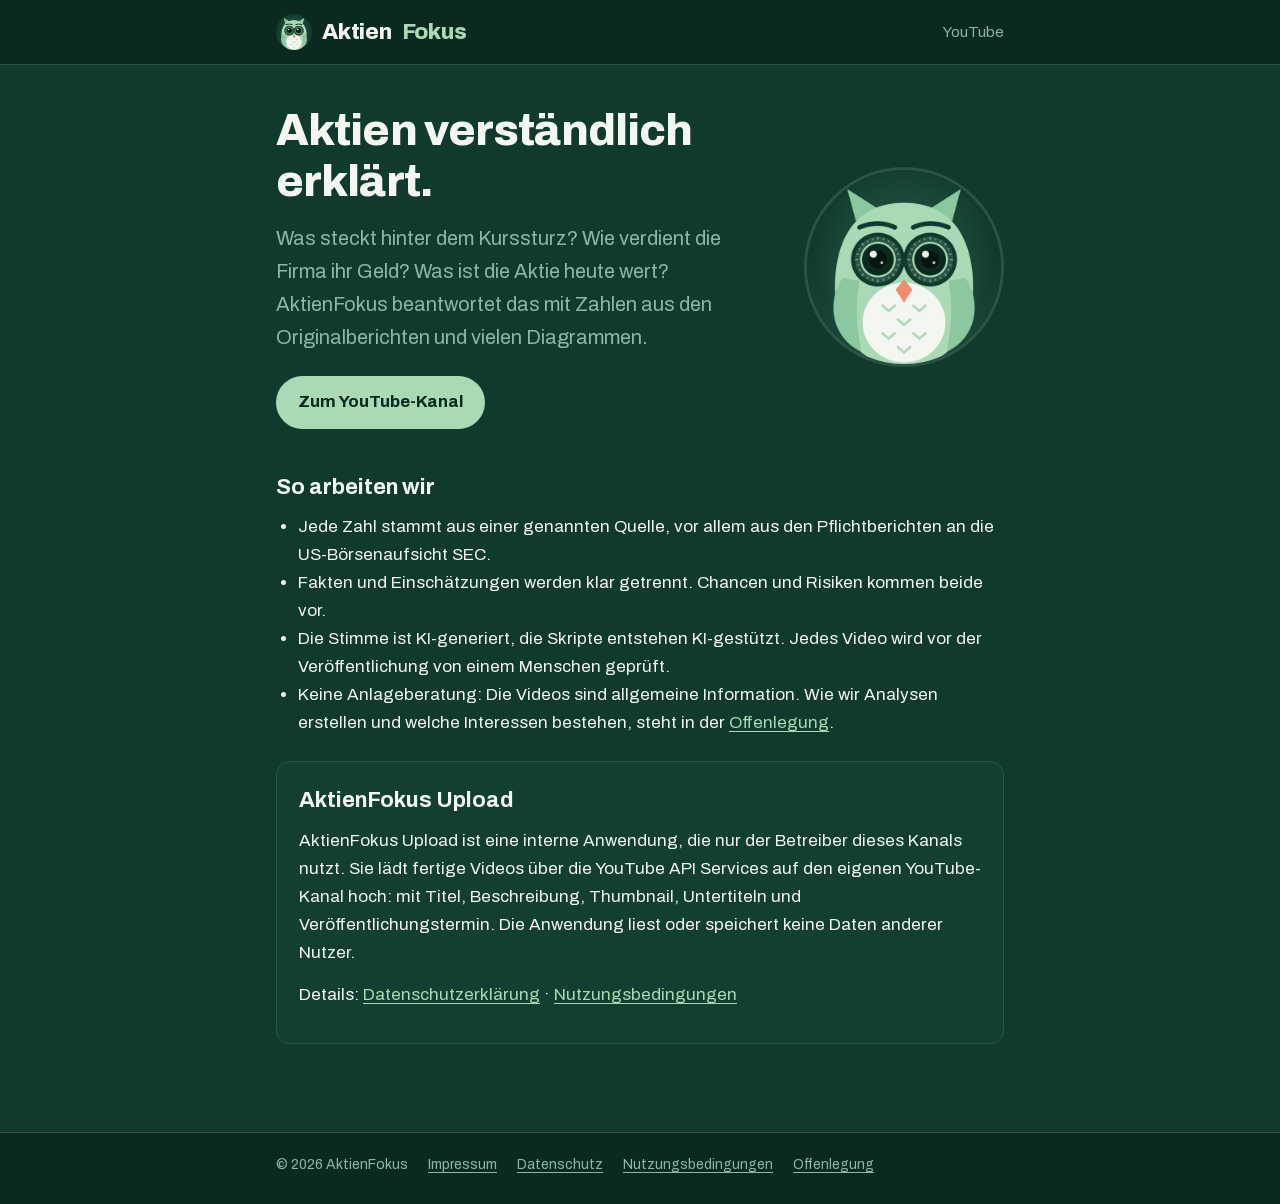
<file: index.html>
<!doctype html>
<html lang="de">
<head>
<meta charset="utf-8">
<meta name="viewport" content="width=device-width, initial-scale=1">
<title>AktienFokus</title>
<meta name="description" content="AktienFokus: Aktien verständlich erklärt, mit Zahlen aus den Originalberichten und vielen Diagrammen.">
<link rel="icon" href="assets/favicon.png">
<link rel="stylesheet" href="assets/style.css">
</head>
<body>
<header><div class="wrap">
  <a class="brand" href="./"><img src="assets/favicon.png" alt="">Aktien<span>Fokus</span></a>
  <nav><a href="https://www.youtube.com/@aktienfokus">YouTube</a></nav>
</div></header>

<main><div class="wrap">
  <section class="hero">
    <div>
      <h1>Aktien verständlich erklärt.</h1>
      <p class="lead">Was steckt hinter dem Kurssturz? Wie verdient die Firma ihr Geld? Was ist die Aktie heute wert? AktienFokus beantwortet das mit Zahlen aus den Originalberichten und vielen Diagrammen.</p>
      <a class="button" href="https://www.youtube.com/@aktienfokus">Zum YouTube-Kanal</a>
    </div>
    <img src="assets/fokus.png" alt="Fokus, die Eule von AktienFokus">
  </section>

  <h2>So arbeiten wir</h2>
  <ul>
    <li>Jede Zahl stammt aus einer genannten Quelle, vor allem aus den Pflichtberichten an die US-Börsenaufsicht SEC.</li>
    <li>Fakten und Einschätzungen werden klar getrennt. Chancen und Risiken kommen beide vor.</li>
    <li>Die Stimme ist KI-generiert, die Skripte entstehen KI-gestützt. Jedes Video wird vor der Veröffentlichung von einem Menschen geprüft.</li>
    <li>Keine Anlageberatung: Die Videos sind allgemeine Information. Wie wir Analysen erstellen und welche Interessen bestehen, steht in der <a href="offenlegung.html">Offenlegung</a>.</li>
  </ul>

  <section class="card" id="upload-app">
    <h2>AktienFokus Upload</h2>
    <p>AktienFokus Upload ist eine interne Anwendung, die nur der Betreiber dieses Kanals nutzt. Sie lädt fertige Videos über die YouTube API Services auf den eigenen YouTube-Kanal hoch: mit Titel, Beschreibung, Thumbnail, Untertiteln und Veröffentlichungstermin. Die Anwendung liest oder speichert keine Daten anderer Nutzer.</p>
    <p>Details: <a href="datenschutz.html#upload-app">Datenschutzerklärung</a> · <a href="nutzungsbedingungen.html">Nutzungsbedingungen</a></p>
  </section>
</div></main>

<footer><div class="wrap">
  <span>© 2026 AktienFokus</span>
  <a href="impressum.html">Impressum</a>
  <a href="datenschutz.html">Datenschutz</a>
  <a href="nutzungsbedingungen.html">Nutzungsbedingungen</a>
  <a href="offenlegung.html">Offenlegung</a>
</div></footer>
</body>
</html>
</file>
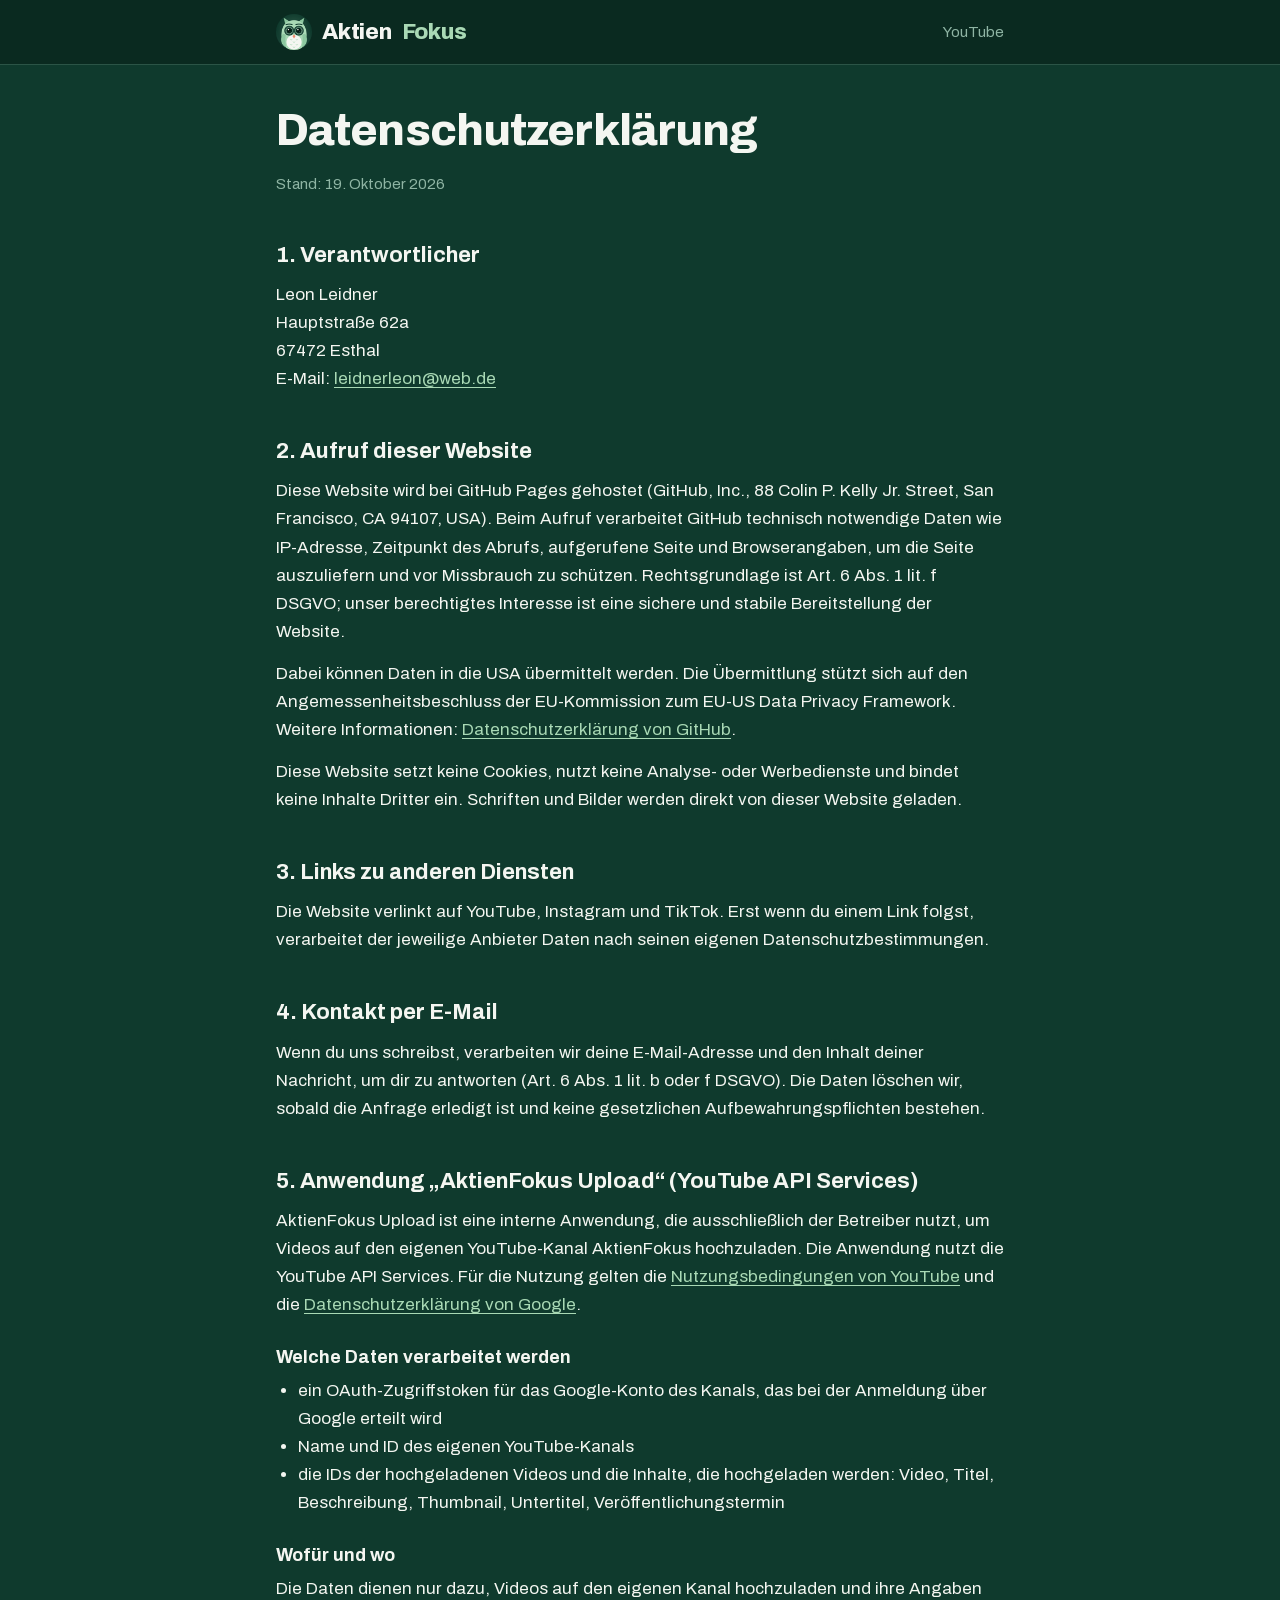
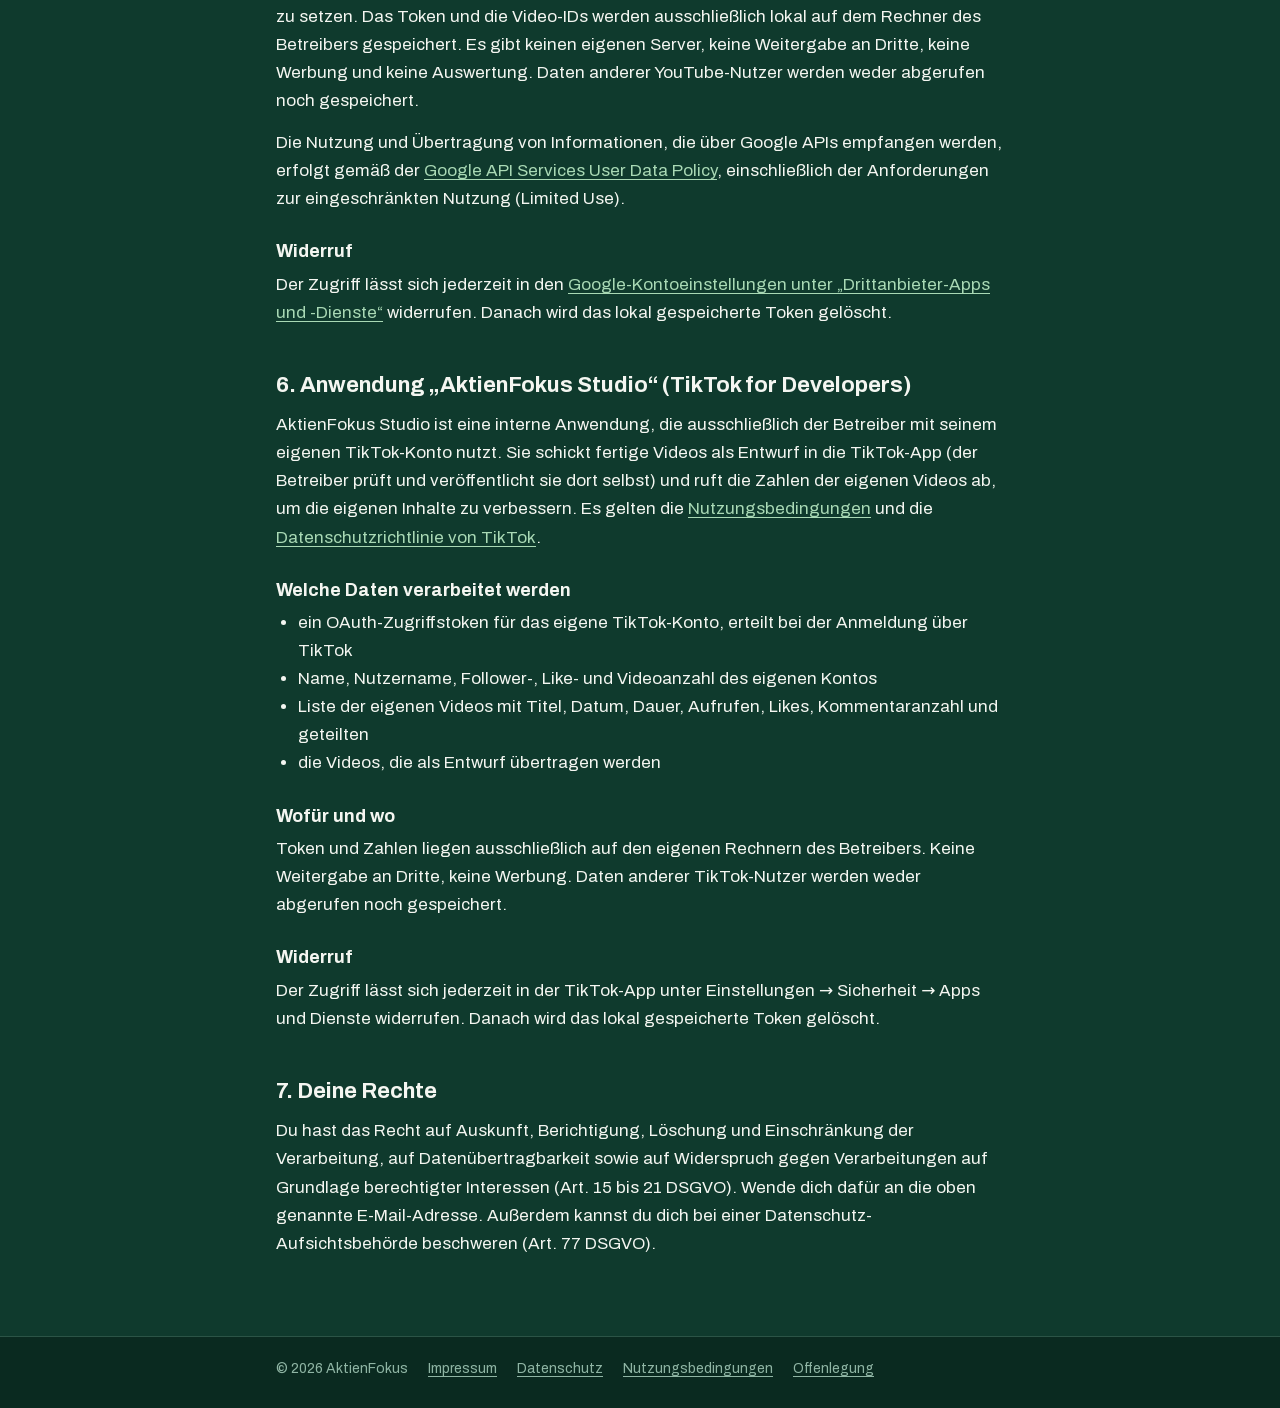
<file: datenschutz.html>
<!doctype html>
<html lang="de">
<head>
<meta charset="utf-8">
<meta name="viewport" content="width=device-width, initial-scale=1">
<title>Datenschutzerklärung · AktienFokus</title>
<link rel="icon" href="assets/favicon.png">
<link rel="stylesheet" href="assets/style.css">
</head>
<body>
<header><div class="wrap">
  <a class="brand" href="./"><img src="assets/favicon.png" alt="">Aktien<span>Fokus</span></a>
  <nav><a href="https://www.youtube.com/@aktienfokus">YouTube</a></nav>
</div></header>

<main><div class="wrap">
  <h1>Datenschutzerklärung</h1>
  <p class="meta">Stand: 19. Oktober 2026</p>

  <h2>1. Verantwortlicher</h2>
  <address>
    Leon Leidner<br>
    Hauptstraße 62a<br>
    67472 Esthal<br>
    E-Mail: <a href="mailto:leidnerleon@web.de">leidnerleon@web.de</a>
  </address>

  <h2>2. Aufruf dieser Website</h2>
  <p>Diese Website wird bei GitHub Pages gehostet (GitHub, Inc., 88 Colin P. Kelly Jr. Street, San Francisco, CA 94107, USA). Beim Aufruf verarbeitet GitHub technisch notwendige Daten wie IP-Adresse, Zeitpunkt des Abrufs, aufgerufene Seite und Browserangaben, um die Seite auszuliefern und vor Missbrauch zu schützen. Rechtsgrundlage ist Art. 6 Abs. 1 lit. f DSGVO; unser berechtigtes Interesse ist eine sichere und stabile Bereitstellung der Website.</p>
  <p>Dabei können Daten in die USA übermittelt werden. Die Übermittlung stützt sich auf den Angemessenheitsbeschluss der EU-Kommission zum EU-US Data Privacy Framework. Weitere Informationen: <a href="https://docs.github.com/de/site-policy/privacy-policies/github-general-privacy-statement">Datenschutzerklärung von GitHub</a>.</p>
  <p>Diese Website setzt keine Cookies, nutzt keine Analyse- oder Werbedienste und bindet keine Inhalte Dritter ein. Schriften und Bilder werden direkt von dieser Website geladen.</p>

  <h2>3. Links zu anderen Diensten</h2>
  <p>Die Website verlinkt auf YouTube, Instagram und TikTok. Erst wenn du einem Link folgst, verarbeitet der jeweilige Anbieter Daten nach seinen eigenen Datenschutzbestimmungen.</p>

  <h2>4. Kontakt per E-Mail</h2>
  <p>Wenn du uns schreibst, verarbeiten wir deine E-Mail-Adresse und den Inhalt deiner Nachricht, um dir zu antworten (Art. 6 Abs. 1 lit. b oder f DSGVO). Die Daten löschen wir, sobald die Anfrage erledigt ist und keine gesetzlichen Aufbewahrungspflichten bestehen.</p>

  <h2 id="upload-app">5. Anwendung „AktienFokus Upload“ (YouTube API Services)</h2>
  <p>AktienFokus Upload ist eine interne Anwendung, die ausschließlich der Betreiber nutzt, um Videos auf den eigenen YouTube-Kanal AktienFokus hochzuladen. Die Anwendung nutzt die YouTube API Services. Für die Nutzung gelten die <a href="https://www.youtube.com/t/terms">Nutzungsbedingungen von YouTube</a> und die <a href="https://policies.google.com/privacy">Datenschutzerklärung von Google</a>.</p>
  <h3>Welche Daten verarbeitet werden</h3>
  <ul>
    <li>ein OAuth-Zugriffstoken für das Google-Konto des Kanals, das bei der Anmeldung über Google erteilt wird</li>
    <li>Name und ID des eigenen YouTube-Kanals</li>
    <li>die IDs der hochgeladenen Videos und die Inhalte, die hochgeladen werden: Video, Titel, Beschreibung, Thumbnail, Untertitel, Veröffentlichungstermin</li>
  </ul>
  <h3>Wofür und wo</h3>
  <p>Die Daten dienen nur dazu, Videos auf den eigenen Kanal hochzuladen und ihre Angaben zu setzen. Das Token und die Video-IDs werden ausschließlich lokal auf dem Rechner des Betreibers gespeichert. Es gibt keinen eigenen Server, keine Weitergabe an Dritte, keine Werbung und keine Auswertung. Daten anderer YouTube-Nutzer werden weder abgerufen noch gespeichert.</p>
  <p>Die Nutzung und Übertragung von Informationen, die über Google APIs empfangen werden, erfolgt gemäß der <a href="https://developers.google.com/terms/api-services-user-data-policy">Google API Services User Data Policy</a>, einschließlich der Anforderungen zur eingeschränkten Nutzung (Limited Use).</p>
  <h3>Widerruf</h3>
  <p>Der Zugriff lässt sich jederzeit in den <a href="https://myaccount.google.com/permissions">Google-Kontoeinstellungen unter „Drittanbieter-Apps und -Dienste“</a> widerrufen. Danach wird das lokal gespeicherte Token gelöscht.</p>

  <h2 id="tiktok-app">6. Anwendung „AktienFokus Studio“ (TikTok for Developers)</h2>
  <p>AktienFokus Studio ist eine interne Anwendung, die ausschließlich der Betreiber mit seinem eigenen TikTok-Konto nutzt. Sie schickt fertige Videos als Entwurf in die TikTok-App (der Betreiber prüft und veröffentlicht sie dort selbst) und ruft die Zahlen der eigenen Videos ab, um die eigenen Inhalte zu verbessern. Es gelten die <a href="https://www.tiktok.com/legal/page/eea/terms-of-service/de">Nutzungsbedingungen</a> und die <a href="https://www.tiktok.com/legal/page/eea/privacy-policy/de">Datenschutzrichtlinie von TikTok</a>.</p>
  <h3>Welche Daten verarbeitet werden</h3>
  <ul>
    <li>ein OAuth-Zugriffstoken für das eigene TikTok-Konto, erteilt bei der Anmeldung über TikTok</li>
    <li>Name, Nutzername, Follower-, Like- und Videoanzahl des eigenen Kontos</li>
    <li>Liste der eigenen Videos mit Titel, Datum, Dauer, Aufrufen, Likes, Kommentaranzahl und geteilten</li>
    <li>die Videos, die als Entwurf übertragen werden</li>
  </ul>
  <h3>Wofür und wo</h3>
  <p>Token und Zahlen liegen ausschließlich auf den eigenen Rechnern des Betreibers. Keine Weitergabe an Dritte, keine Werbung. Daten anderer TikTok-Nutzer werden weder abgerufen noch gespeichert.</p>
  <h3>Widerruf</h3>
  <p>Der Zugriff lässt sich jederzeit in der TikTok-App unter Einstellungen → Sicherheit → Apps und Dienste widerrufen. Danach wird das lokal gespeicherte Token gelöscht.</p>

  <h2>7. Deine Rechte</h2>
  <p>Du hast das Recht auf Auskunft, Berichtigung, Löschung und Einschränkung der Verarbeitung, auf Datenübertragbarkeit sowie auf Widerspruch gegen Verarbeitungen auf Grundlage berechtigter Interessen (Art. 15 bis 21 DSGVO). Wende dich dafür an die oben genannte E-Mail-Adresse. Außerdem kannst du dich bei einer Datenschutz-Aufsichtsbehörde beschweren (Art. 77 DSGVO).</p>
</div></main>

<footer><div class="wrap">
  <span>© 2026 AktienFokus</span>
  <a href="impressum.html">Impressum</a>
  <a href="datenschutz.html">Datenschutz</a>
  <a href="nutzungsbedingungen.html">Nutzungsbedingungen</a>
  <a href="offenlegung.html">Offenlegung</a>
</div></footer>
</body>
</html>
</file>
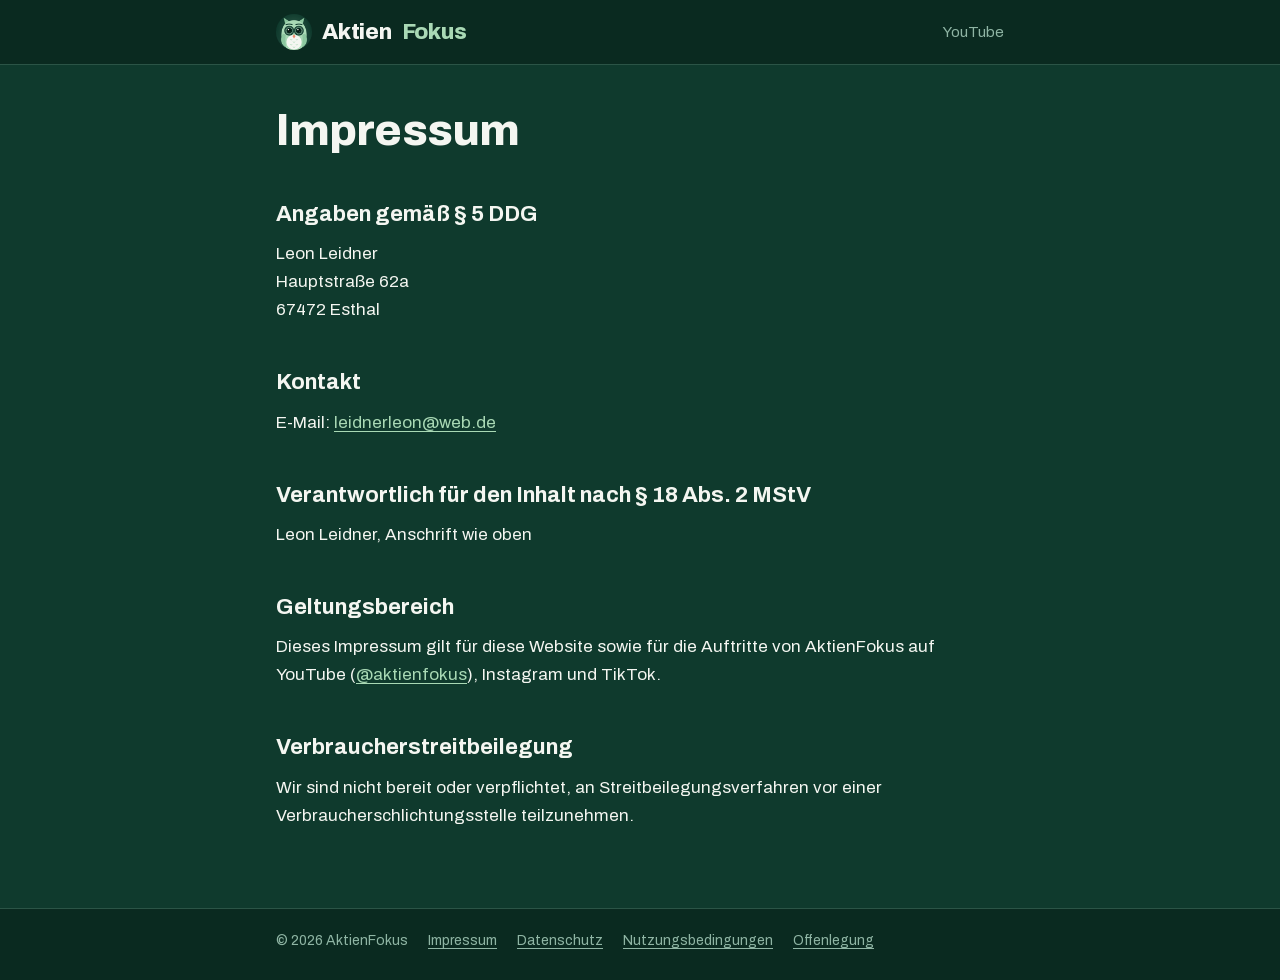
<file: impressum.html>
<!doctype html>
<html lang="de">
<head>
<meta charset="utf-8">
<meta name="viewport" content="width=device-width, initial-scale=1">
<title>Impressum · AktienFokus</title>
<link rel="icon" href="assets/favicon.png">
<link rel="stylesheet" href="assets/style.css">
</head>
<body>
<header><div class="wrap">
  <a class="brand" href="./"><img src="assets/favicon.png" alt="">Aktien<span>Fokus</span></a>
  <nav><a href="https://www.youtube.com/@aktienfokus">YouTube</a></nav>
</div></header>

<main><div class="wrap">
  <h1>Impressum</h1>

  <h2>Angaben gemäß § 5 DDG</h2>
  <address>
    Leon Leidner<br>
    Hauptstraße 62a<br>
    67472 Esthal
  </address>

  <h2>Kontakt</h2>
  <p>E-Mail: <a href="mailto:leidnerleon@web.de">leidnerleon@web.de</a></p>

  <h2>Verantwortlich für den Inhalt nach § 18 Abs. 2 MStV</h2>
  <p>Leon Leidner, Anschrift wie oben</p>

  <h2>Geltungsbereich</h2>
  <p>Dieses Impressum gilt für diese Website sowie für die Auftritte von AktienFokus auf YouTube (<a href="https://www.youtube.com/@aktienfokus">@aktienfokus</a>), Instagram und TikTok.</p>

  <h2>Verbraucherstreitbeilegung</h2>
  <p>Wir sind nicht bereit oder verpflichtet, an Streitbeilegungsverfahren vor einer Verbraucherschlichtungsstelle teilzunehmen.</p>
</div></main>

<footer><div class="wrap">
  <span>© 2026 AktienFokus</span>
  <a href="impressum.html">Impressum</a>
  <a href="datenschutz.html">Datenschutz</a>
  <a href="nutzungsbedingungen.html">Nutzungsbedingungen</a>
  <a href="offenlegung.html">Offenlegung</a>
</div></footer>
</body>
</html>
</file>
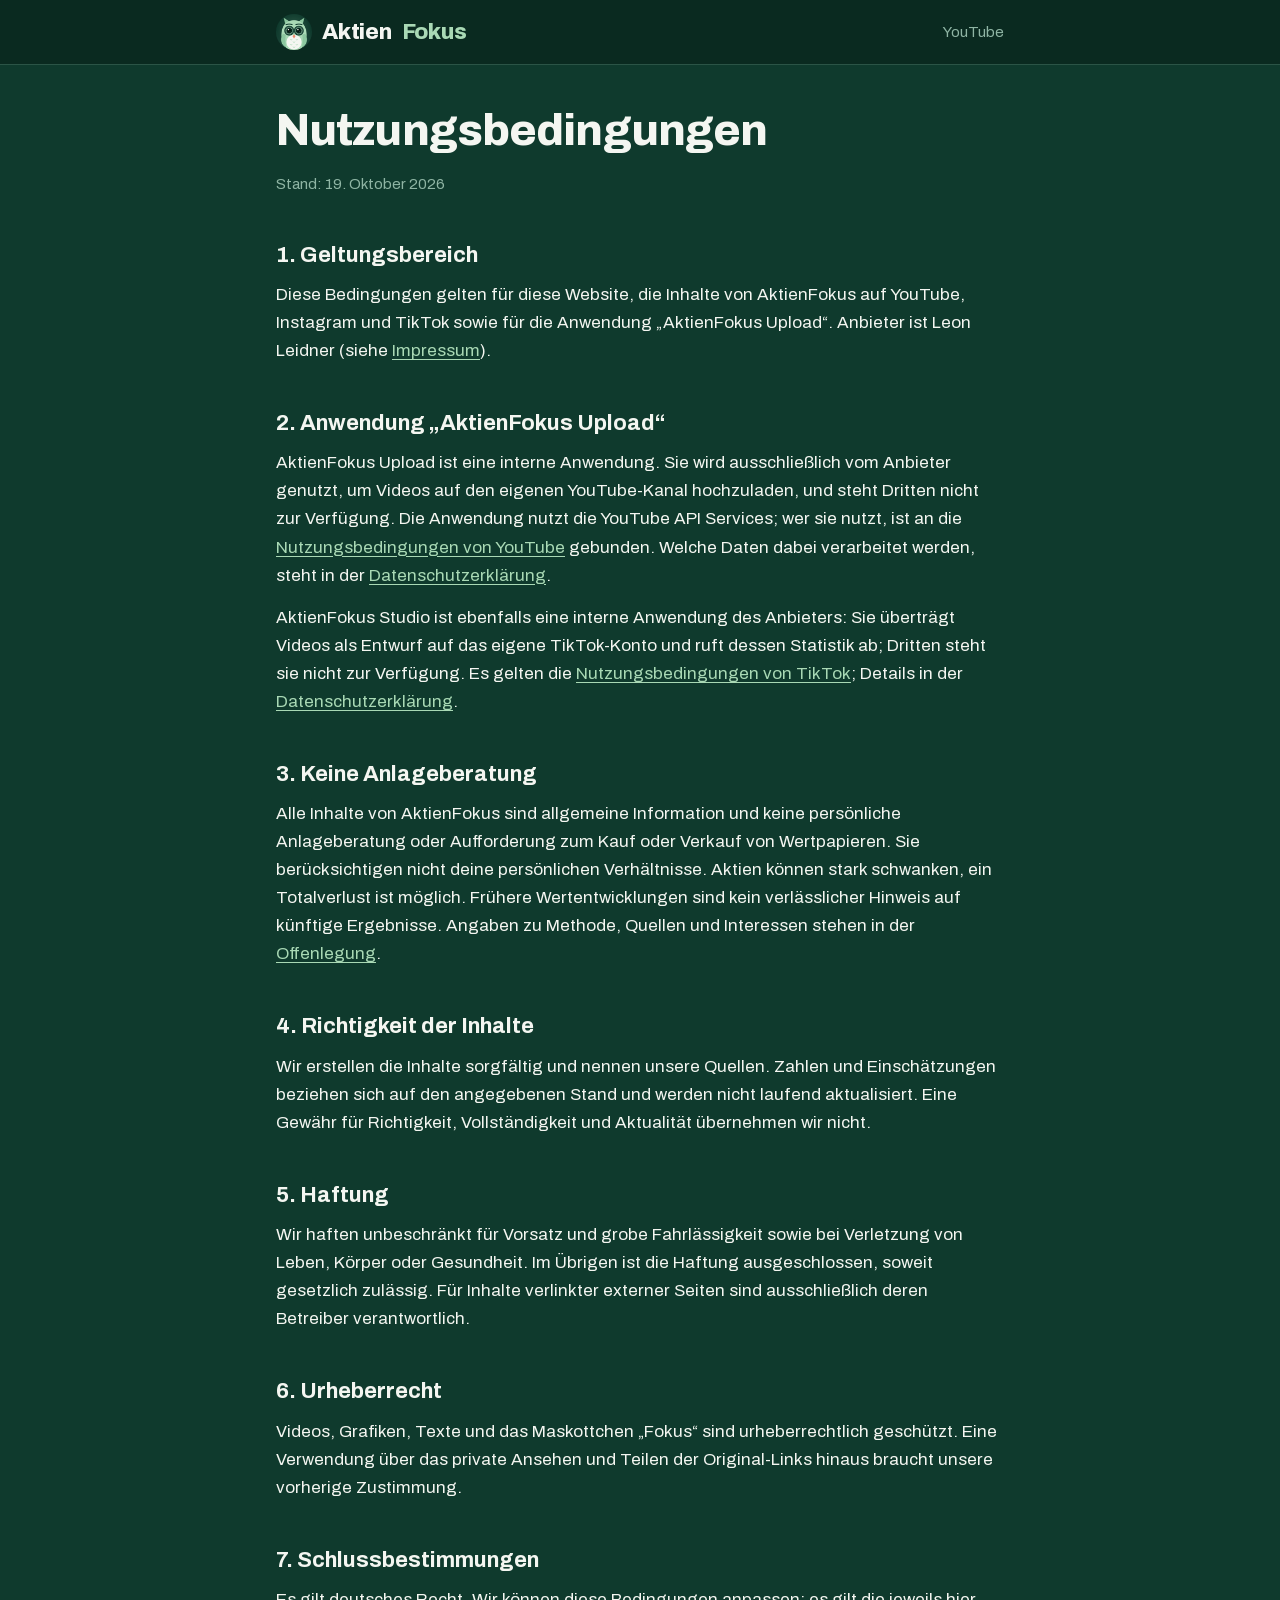
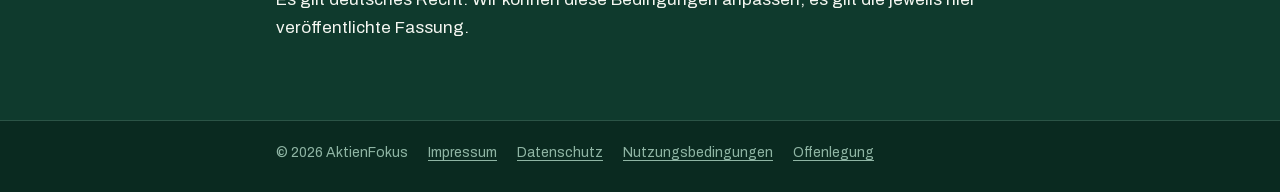
<file: nutzungsbedingungen.html>
<!doctype html>
<html lang="de">
<head>
<meta charset="utf-8">
<meta name="viewport" content="width=device-width, initial-scale=1">
<title>Nutzungsbedingungen · AktienFokus</title>
<link rel="icon" href="assets/favicon.png">
<link rel="stylesheet" href="assets/style.css">
</head>
<body>
<header><div class="wrap">
  <a class="brand" href="./"><img src="assets/favicon.png" alt="">Aktien<span>Fokus</span></a>
  <nav><a href="https://www.youtube.com/@aktienfokus">YouTube</a></nav>
</div></header>

<main><div class="wrap">
  <h1>Nutzungsbedingungen</h1>
  <p class="meta">Stand: 19. Oktober 2026</p>

  <h2>1. Geltungsbereich</h2>
  <p>Diese Bedingungen gelten für diese Website, die Inhalte von AktienFokus auf YouTube, Instagram und TikTok sowie für die Anwendung „AktienFokus Upload“. Anbieter ist Leon Leidner (siehe <a href="impressum.html">Impressum</a>).</p>

  <h2>2. Anwendung „AktienFokus Upload“</h2>
  <p>AktienFokus Upload ist eine interne Anwendung. Sie wird ausschließlich vom Anbieter genutzt, um Videos auf den eigenen YouTube-Kanal hochzuladen, und steht Dritten nicht zur Verfügung. Die Anwendung nutzt die YouTube API Services; wer sie nutzt, ist an die <a href="https://www.youtube.com/t/terms">Nutzungsbedingungen von YouTube</a> gebunden. Welche Daten dabei verarbeitet werden, steht in der <a href="datenschutz.html#upload-app">Datenschutzerklärung</a>.</p>
  <p>AktienFokus Studio ist ebenfalls eine interne Anwendung des Anbieters: Sie überträgt Videos als Entwurf auf das eigene TikTok-Konto und ruft dessen Statistik ab; Dritten steht sie nicht zur Verfügung. Es gelten die <a href="https://www.tiktok.com/legal/page/eea/terms-of-service/de">Nutzungsbedingungen von TikTok</a>; Details in der <a href="datenschutz.html#tiktok-app">Datenschutzerklärung</a>.</p>

  <h2>3. Keine Anlageberatung</h2>
  <p>Alle Inhalte von AktienFokus sind allgemeine Information und keine persönliche Anlageberatung oder Aufforderung zum Kauf oder Verkauf von Wertpapieren. Sie berücksichtigen nicht deine persönlichen Verhältnisse. Aktien können stark schwanken, ein Totalverlust ist möglich. Frühere Wertentwicklungen sind kein verlässlicher Hinweis auf künftige Ergebnisse. Angaben zu Methode, Quellen und Interessen stehen in der <a href="offenlegung.html">Offenlegung</a>.</p>

  <h2>4. Richtigkeit der Inhalte</h2>
  <p>Wir erstellen die Inhalte sorgfältig und nennen unsere Quellen. Zahlen und Einschätzungen beziehen sich auf den angegebenen Stand und werden nicht laufend aktualisiert. Eine Gewähr für Richtigkeit, Vollständigkeit und Aktualität übernehmen wir nicht.</p>

  <h2>5. Haftung</h2>
  <p>Wir haften unbeschränkt für Vorsatz und grobe Fahrlässigkeit sowie bei Verletzung von Leben, Körper oder Gesundheit. Im Übrigen ist die Haftung ausgeschlossen, soweit gesetzlich zulässig. Für Inhalte verlinkter externer Seiten sind ausschließlich deren Betreiber verantwortlich.</p>

  <h2>6. Urheberrecht</h2>
  <p>Videos, Grafiken, Texte und das Maskottchen „Fokus“ sind urheberrechtlich geschützt. Eine Verwendung über das private Ansehen und Teilen der Original-Links hinaus braucht unsere vorherige Zustimmung.</p>

  <h2>7. Schlussbestimmungen</h2>
  <p>Es gilt deutsches Recht. Wir können diese Bedingungen anpassen; es gilt die jeweils hier veröffentlichte Fassung.</p>
</div></main>

<footer><div class="wrap">
  <span>© 2026 AktienFokus</span>
  <a href="impressum.html">Impressum</a>
  <a href="datenschutz.html">Datenschutz</a>
  <a href="nutzungsbedingungen.html">Nutzungsbedingungen</a>
  <a href="offenlegung.html">Offenlegung</a>
</div></footer>
</body>
</html>
</file>
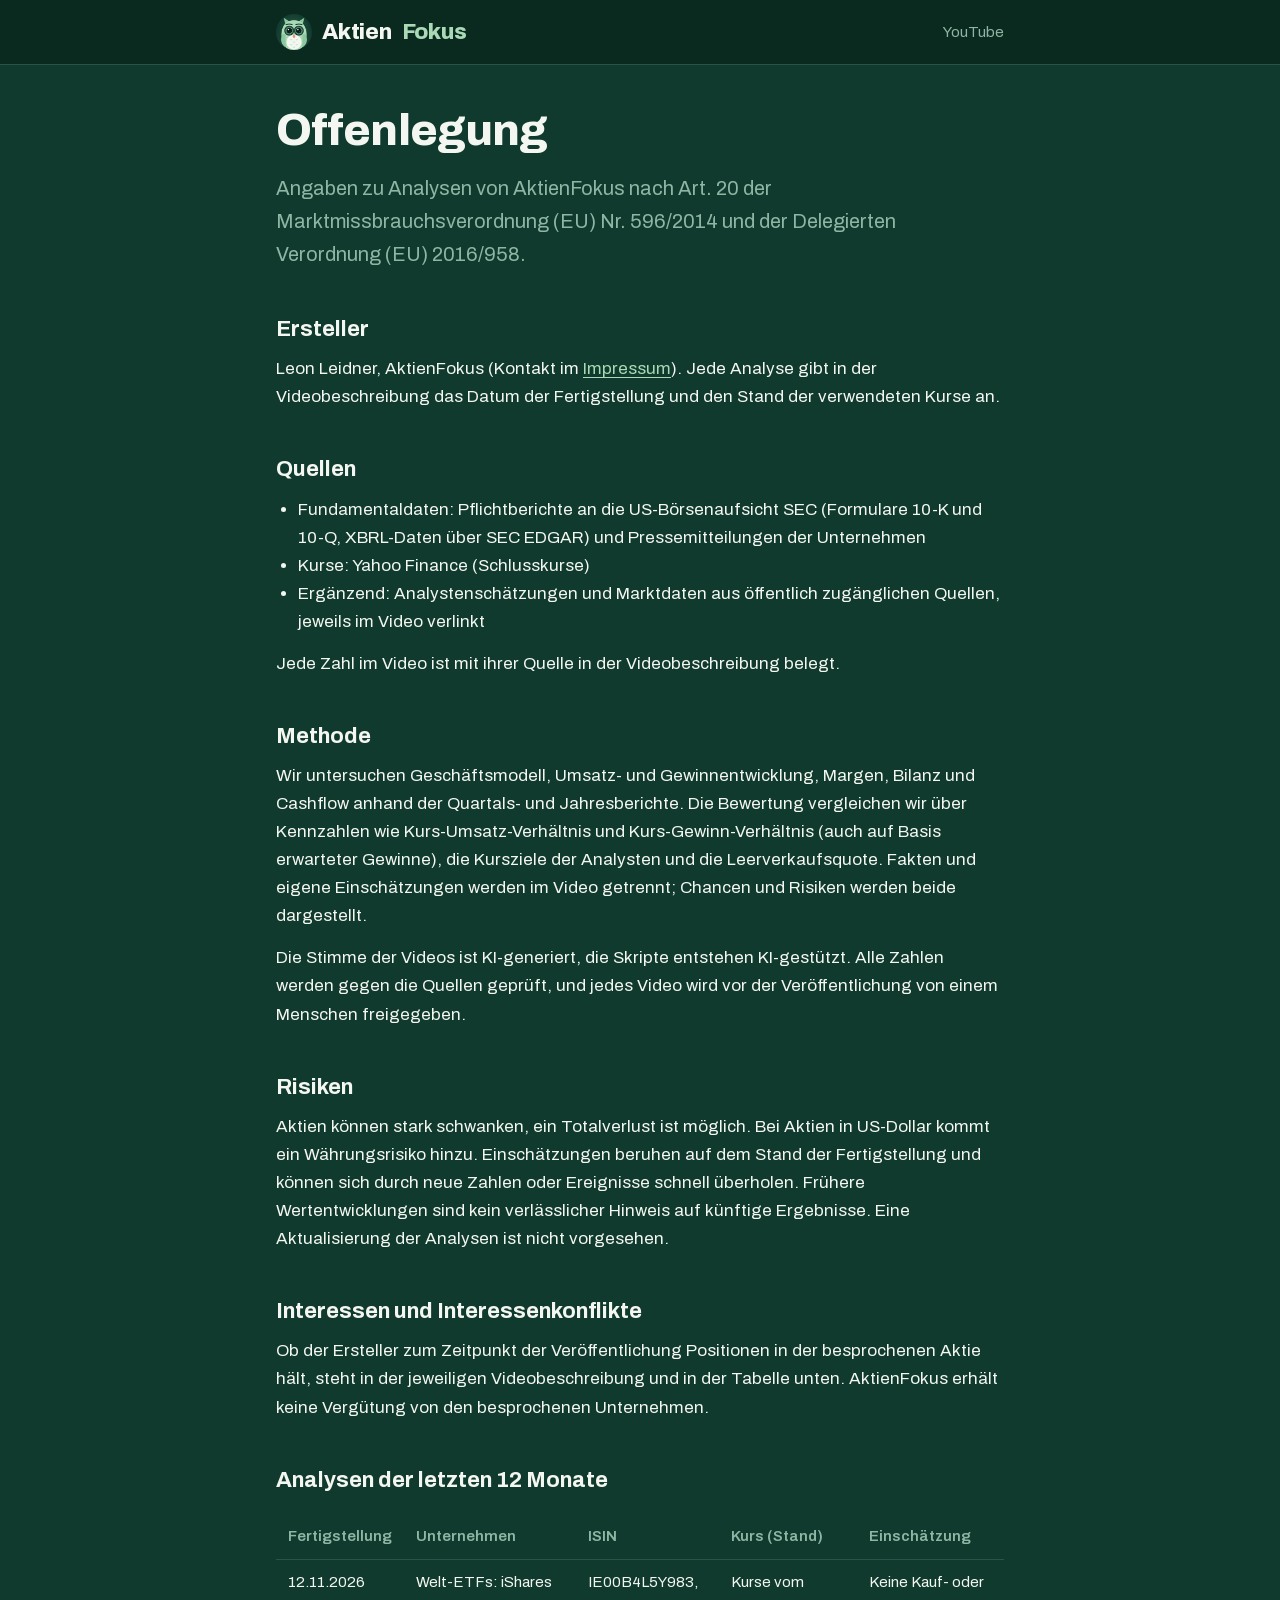
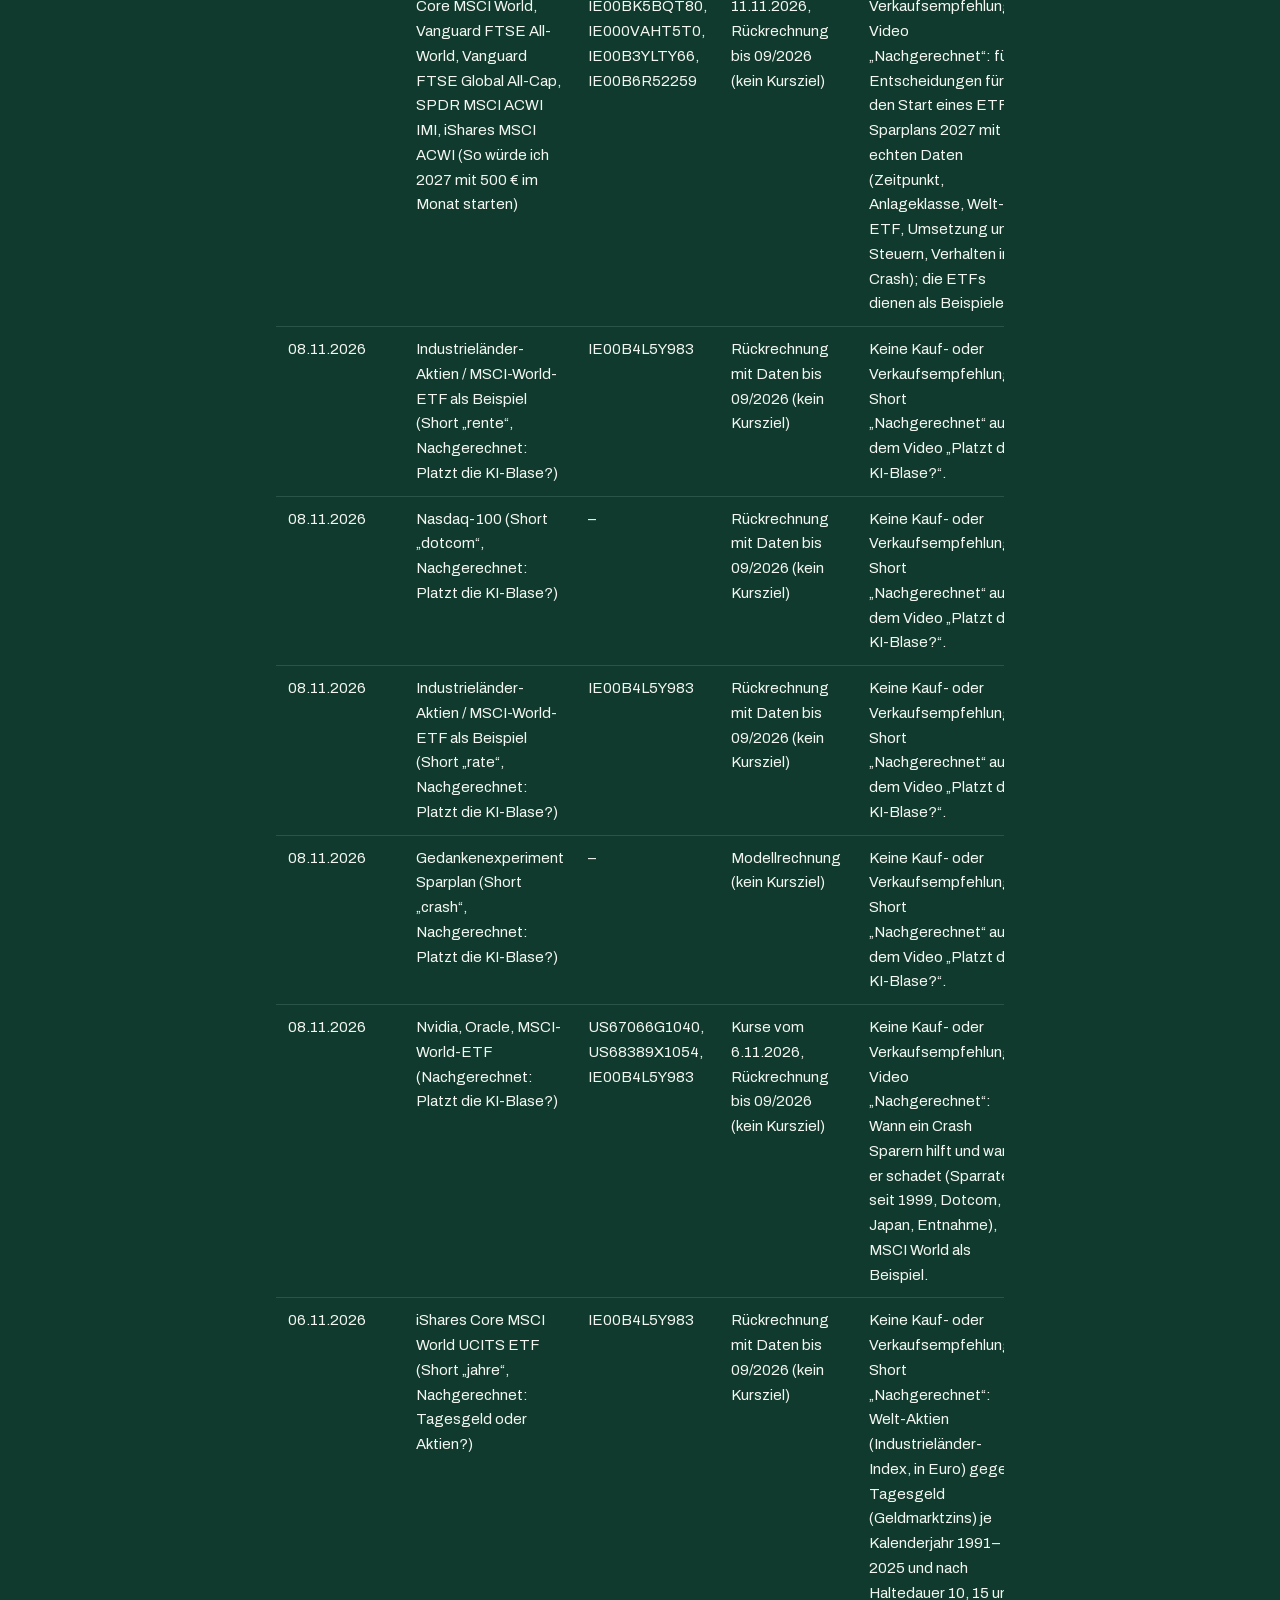
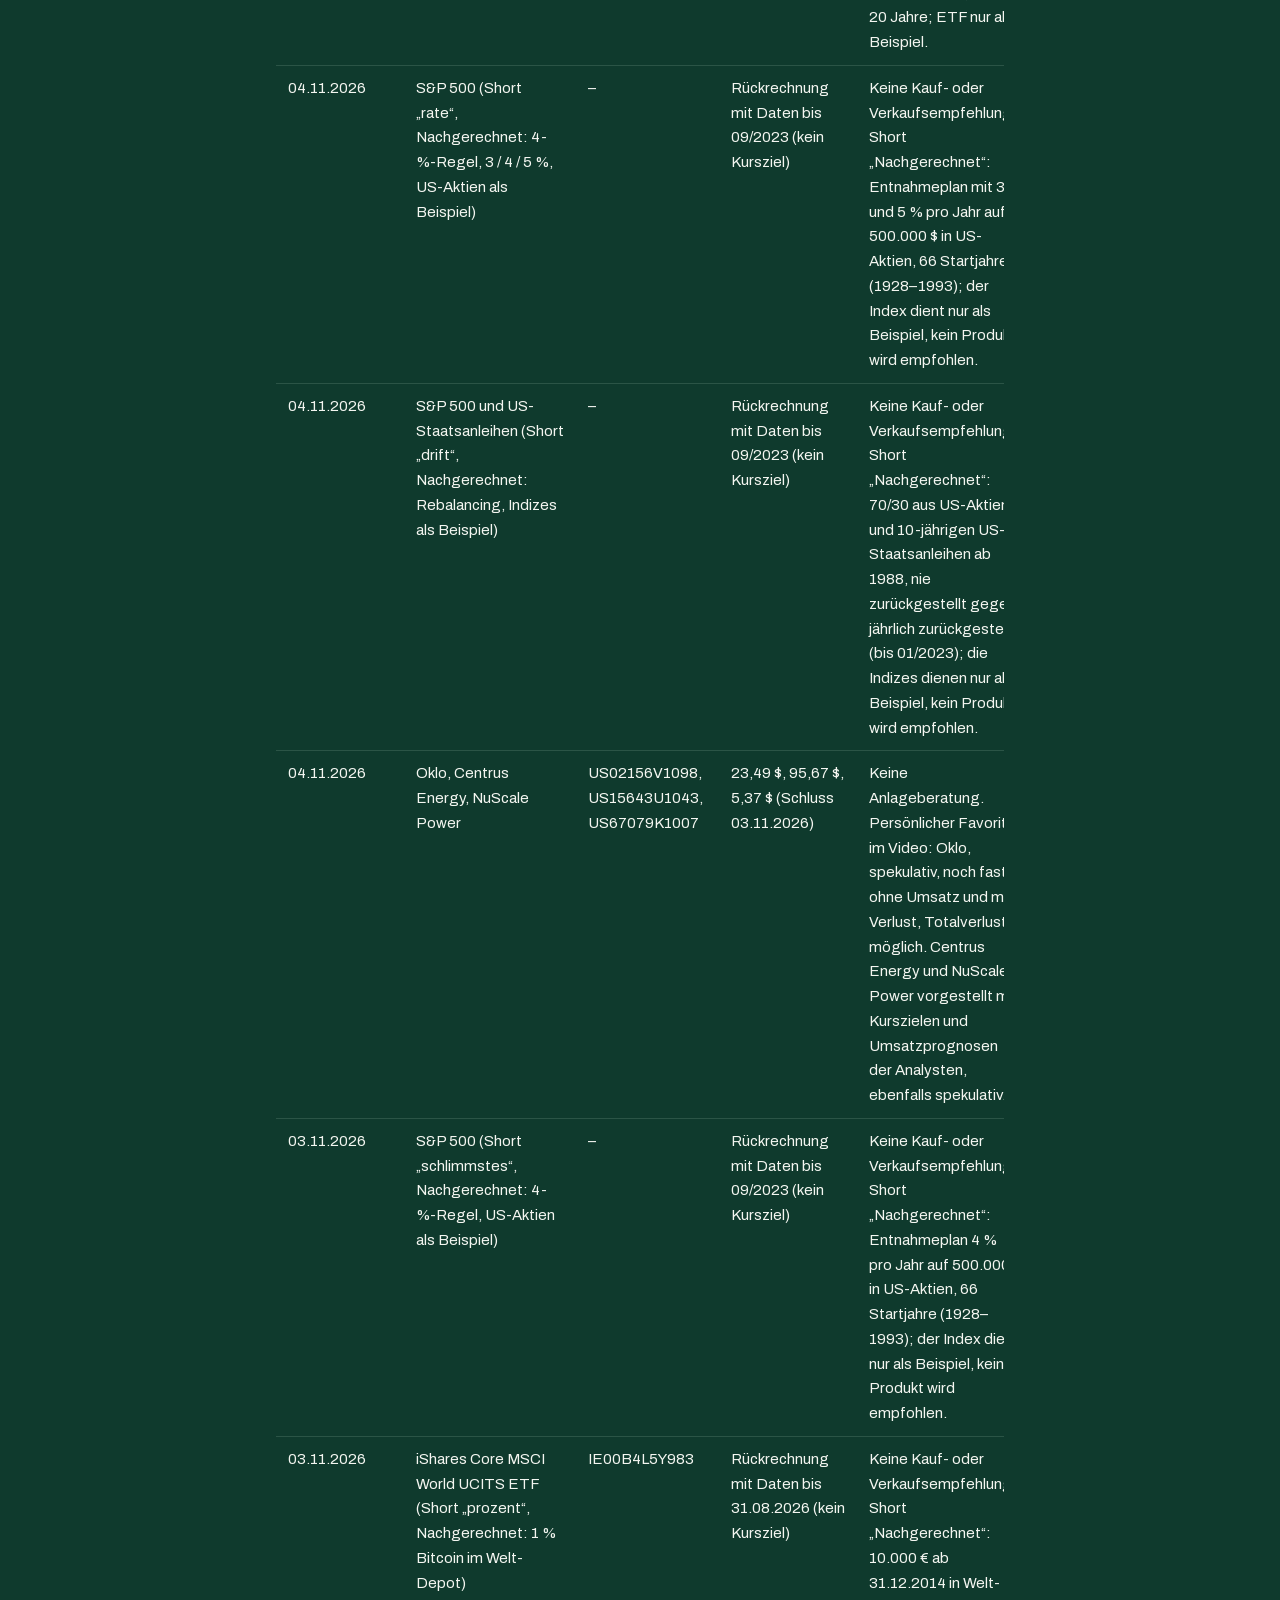
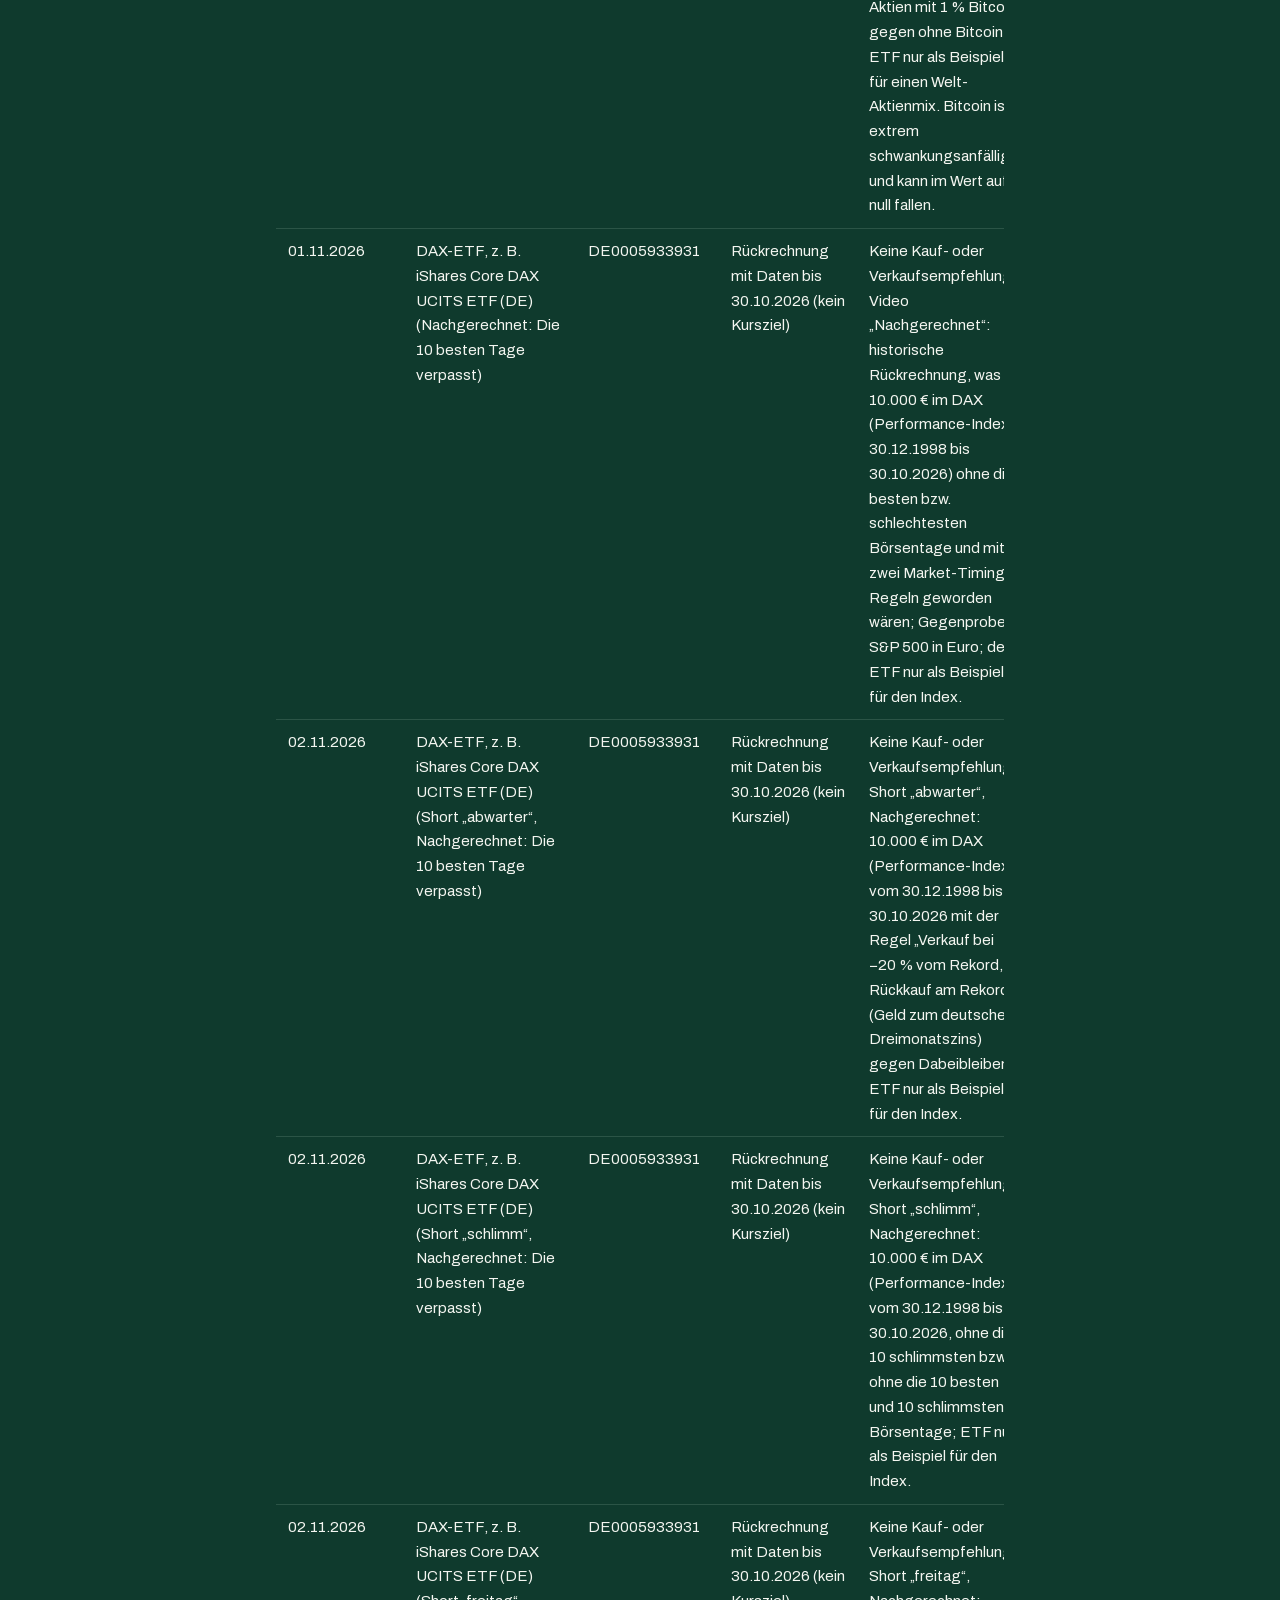
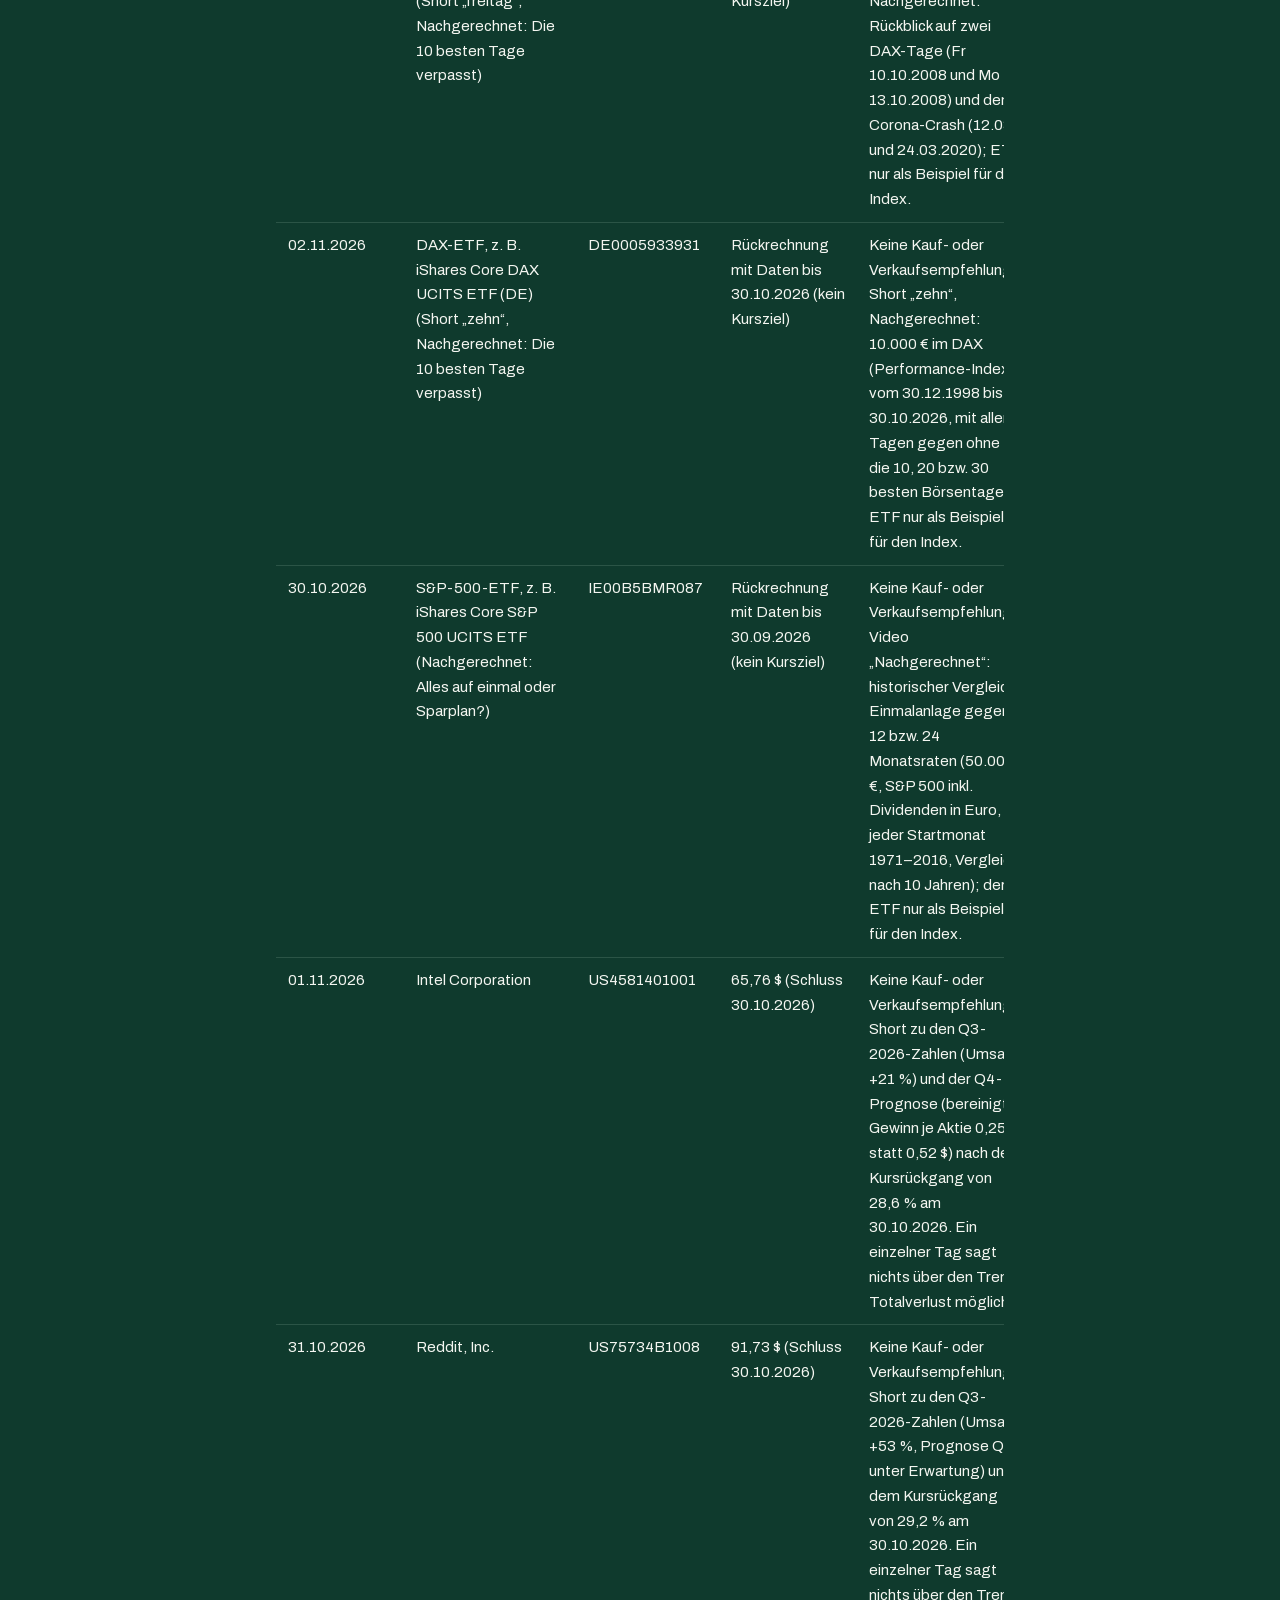
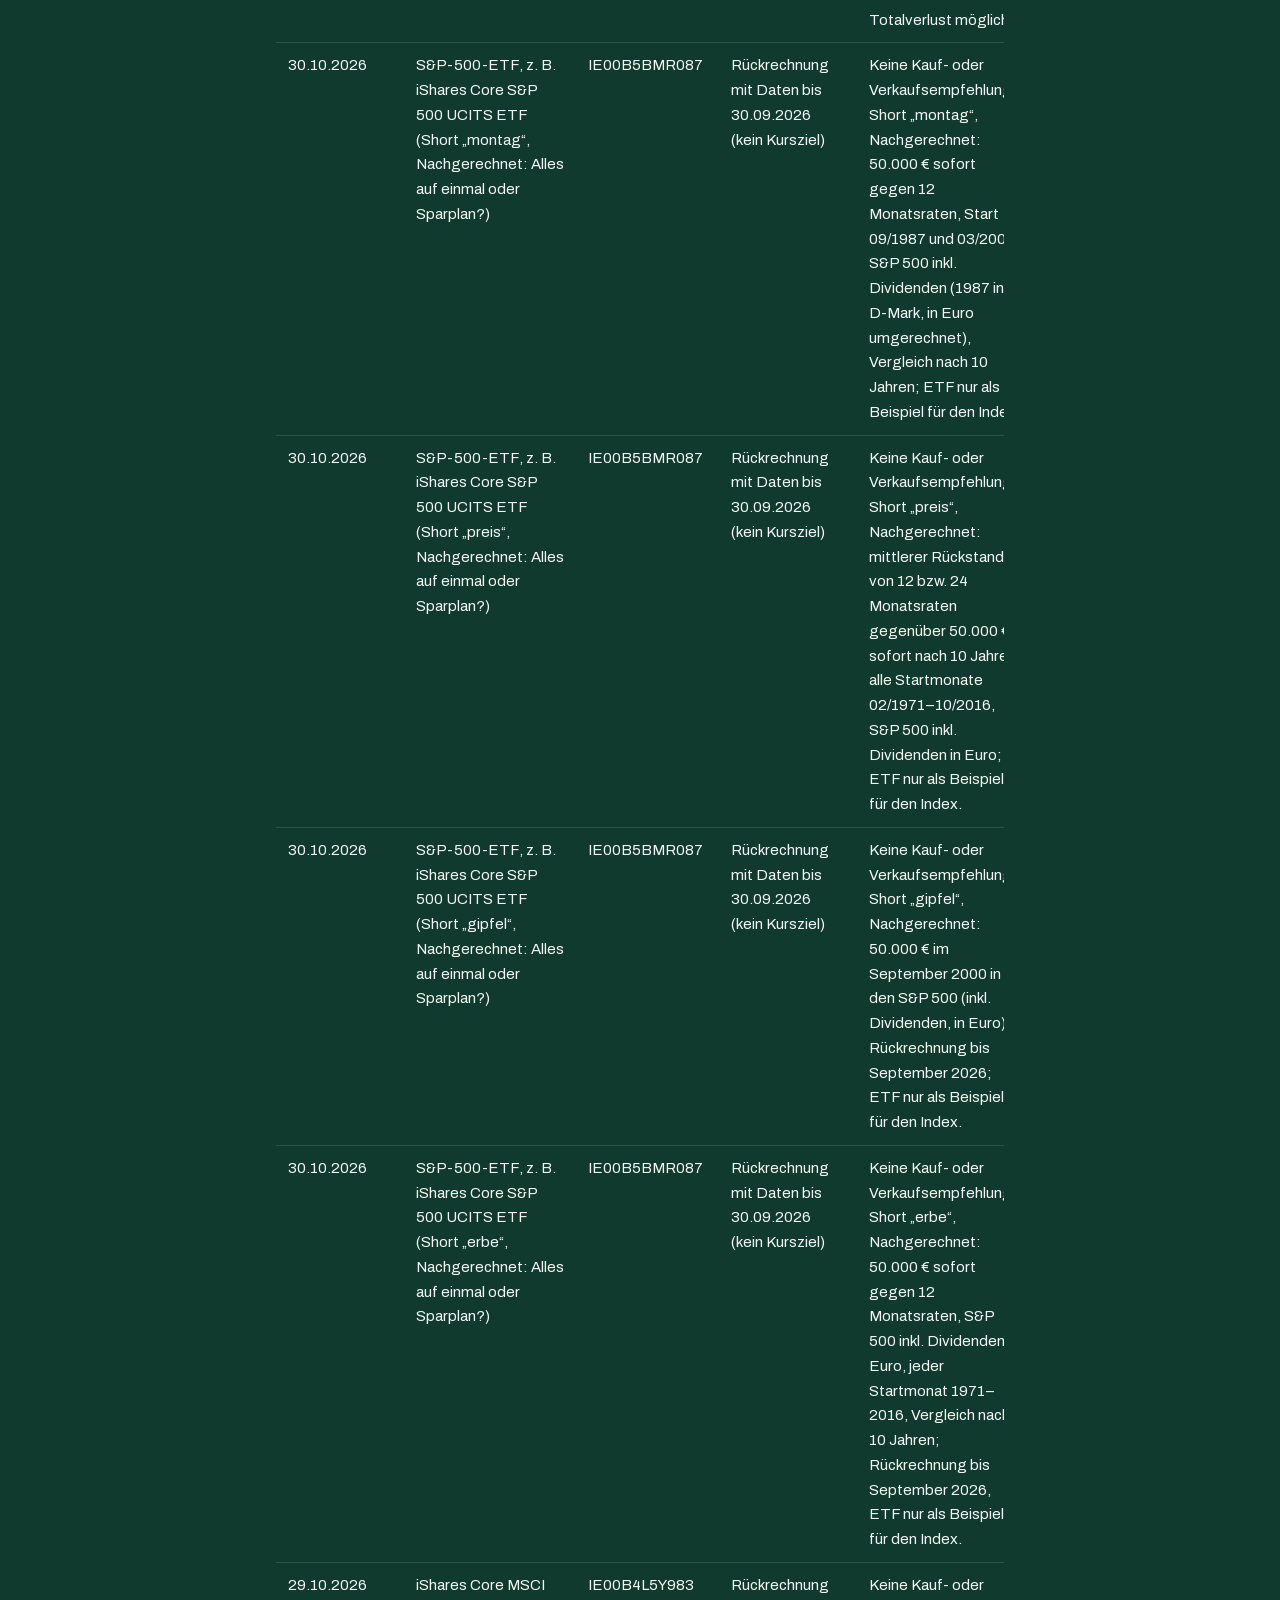
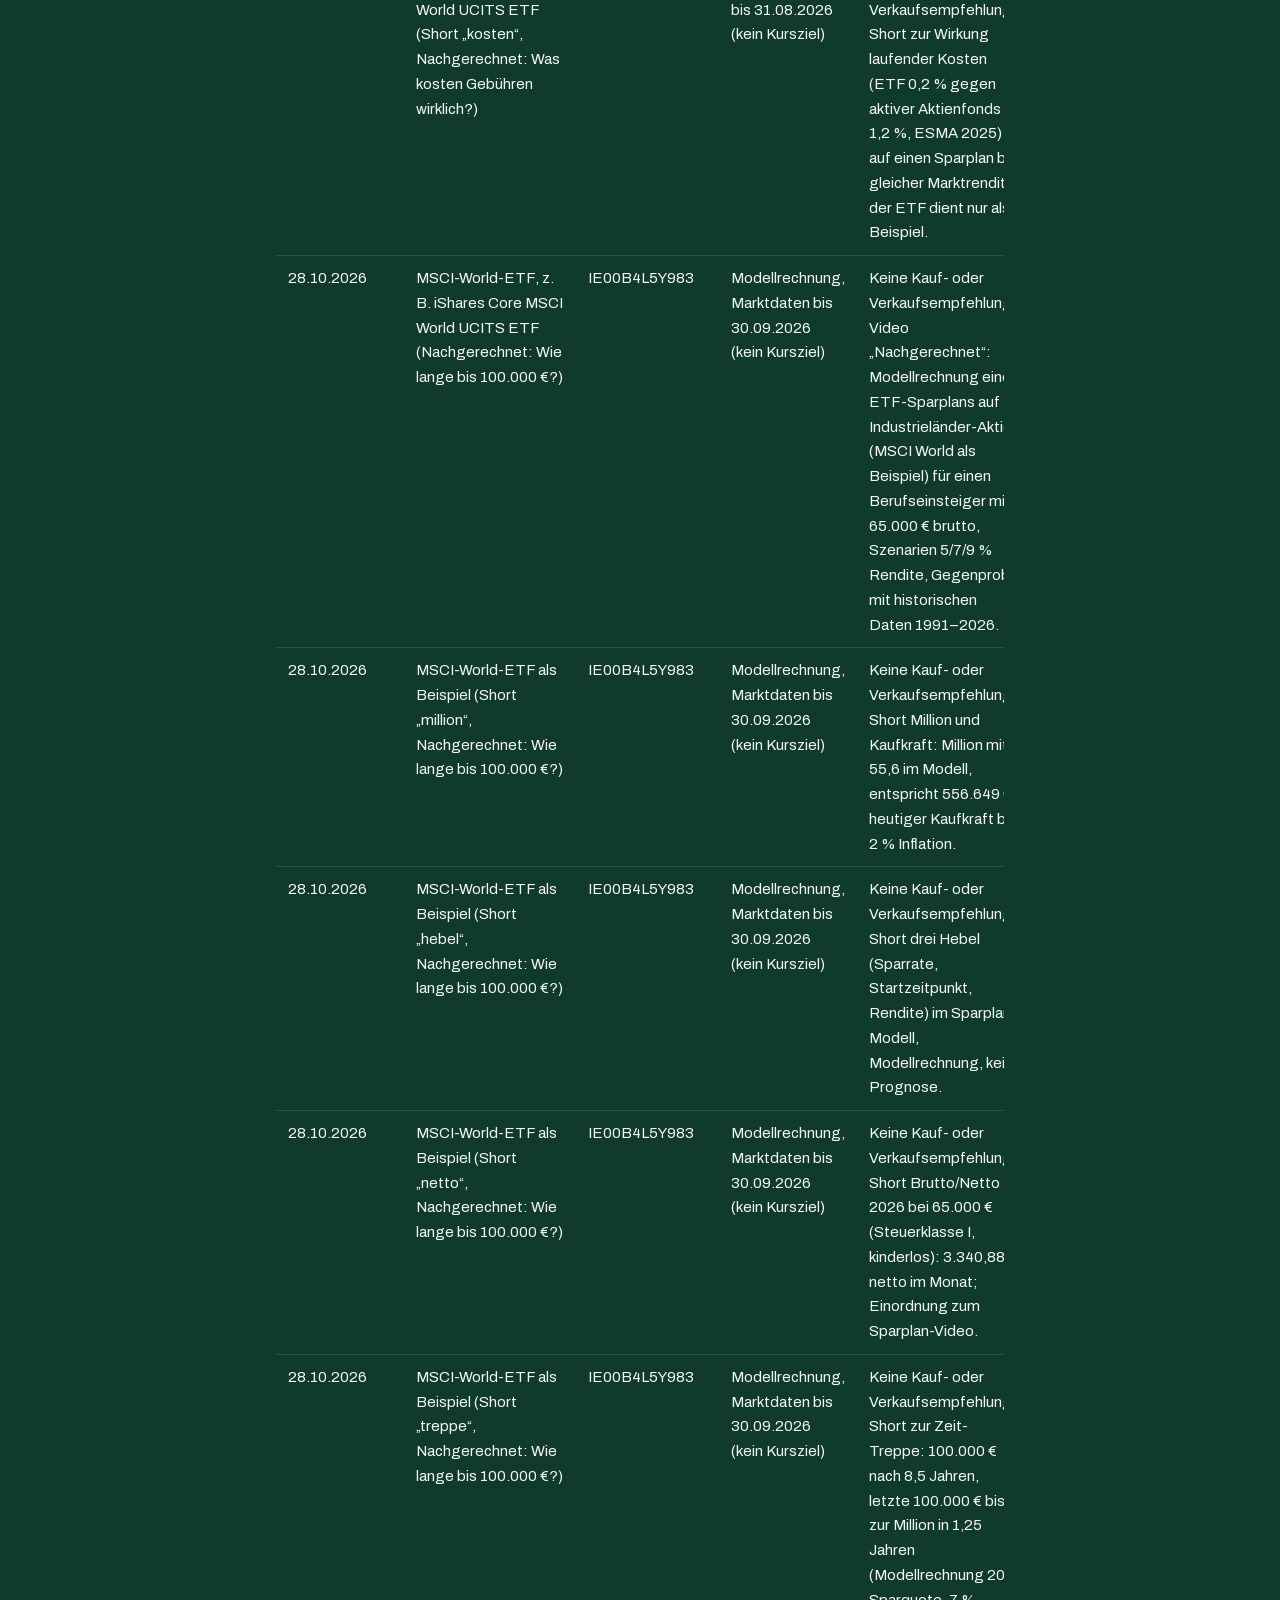
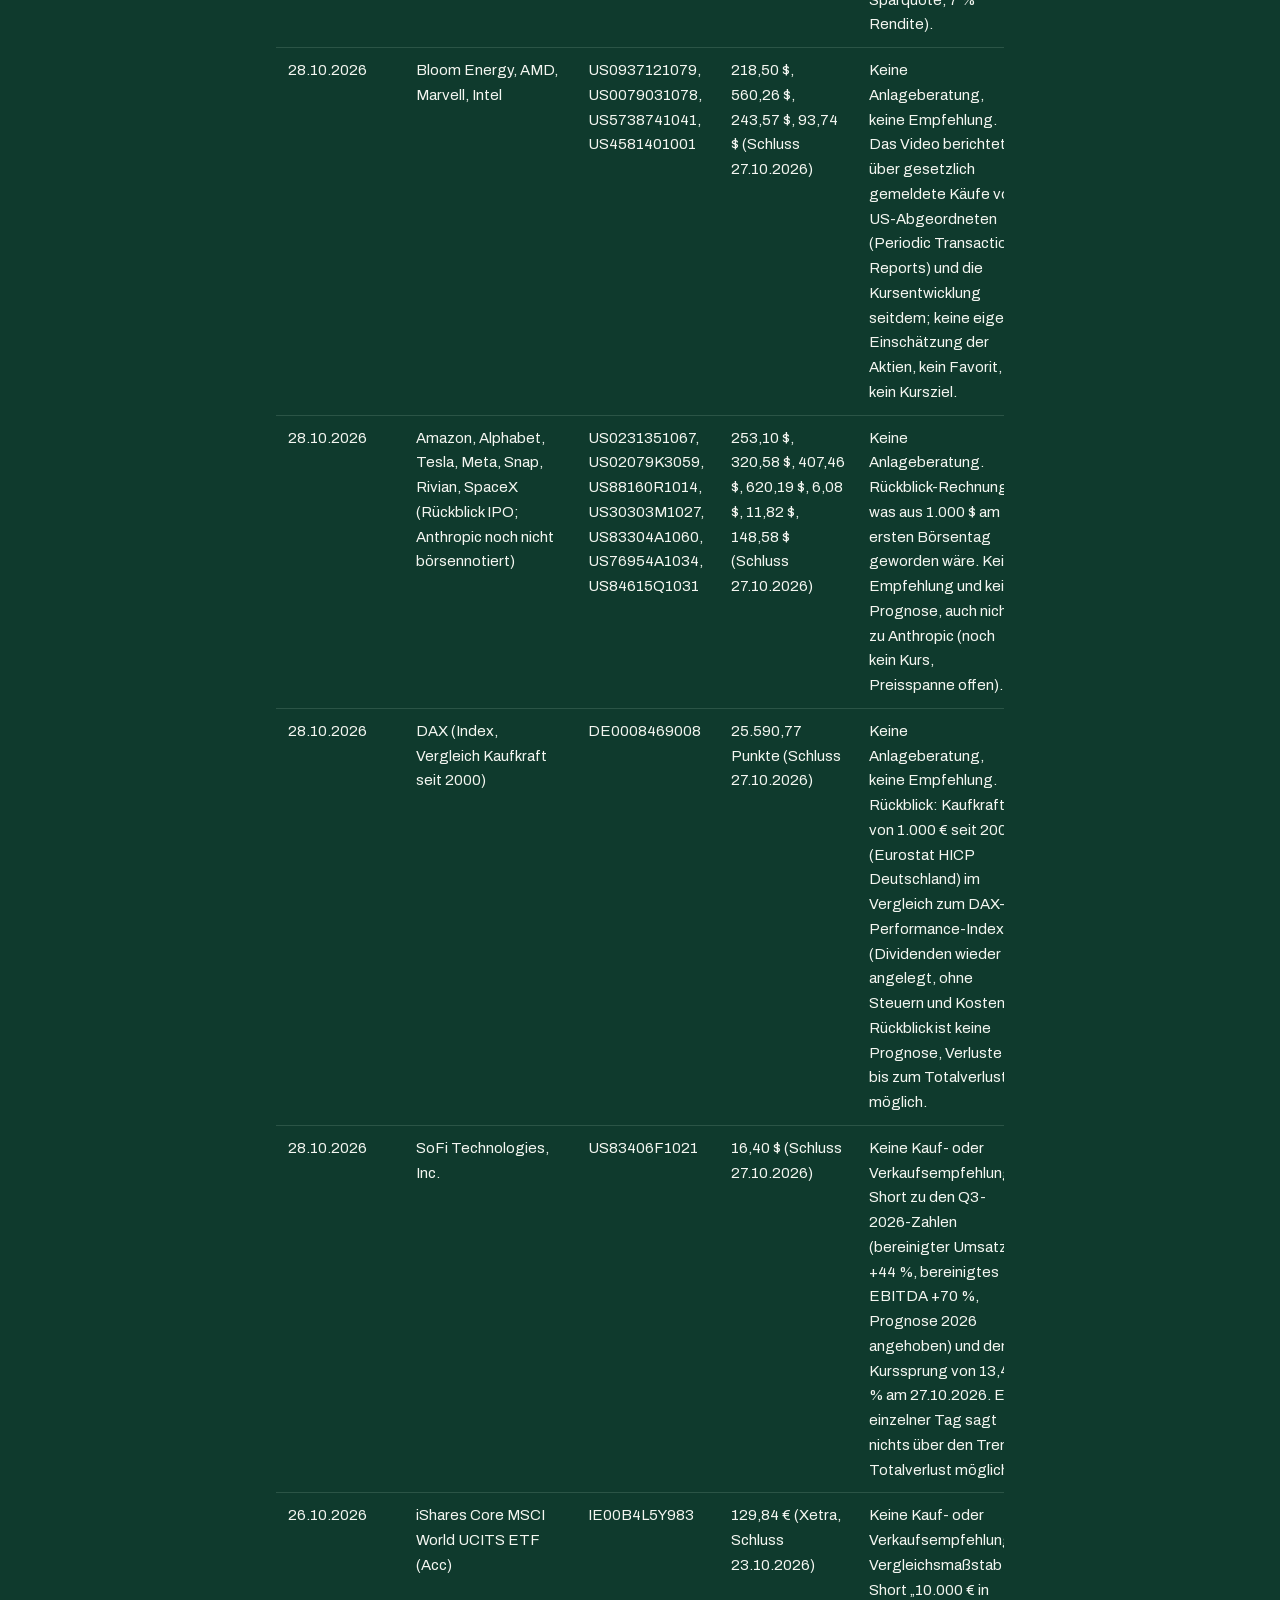
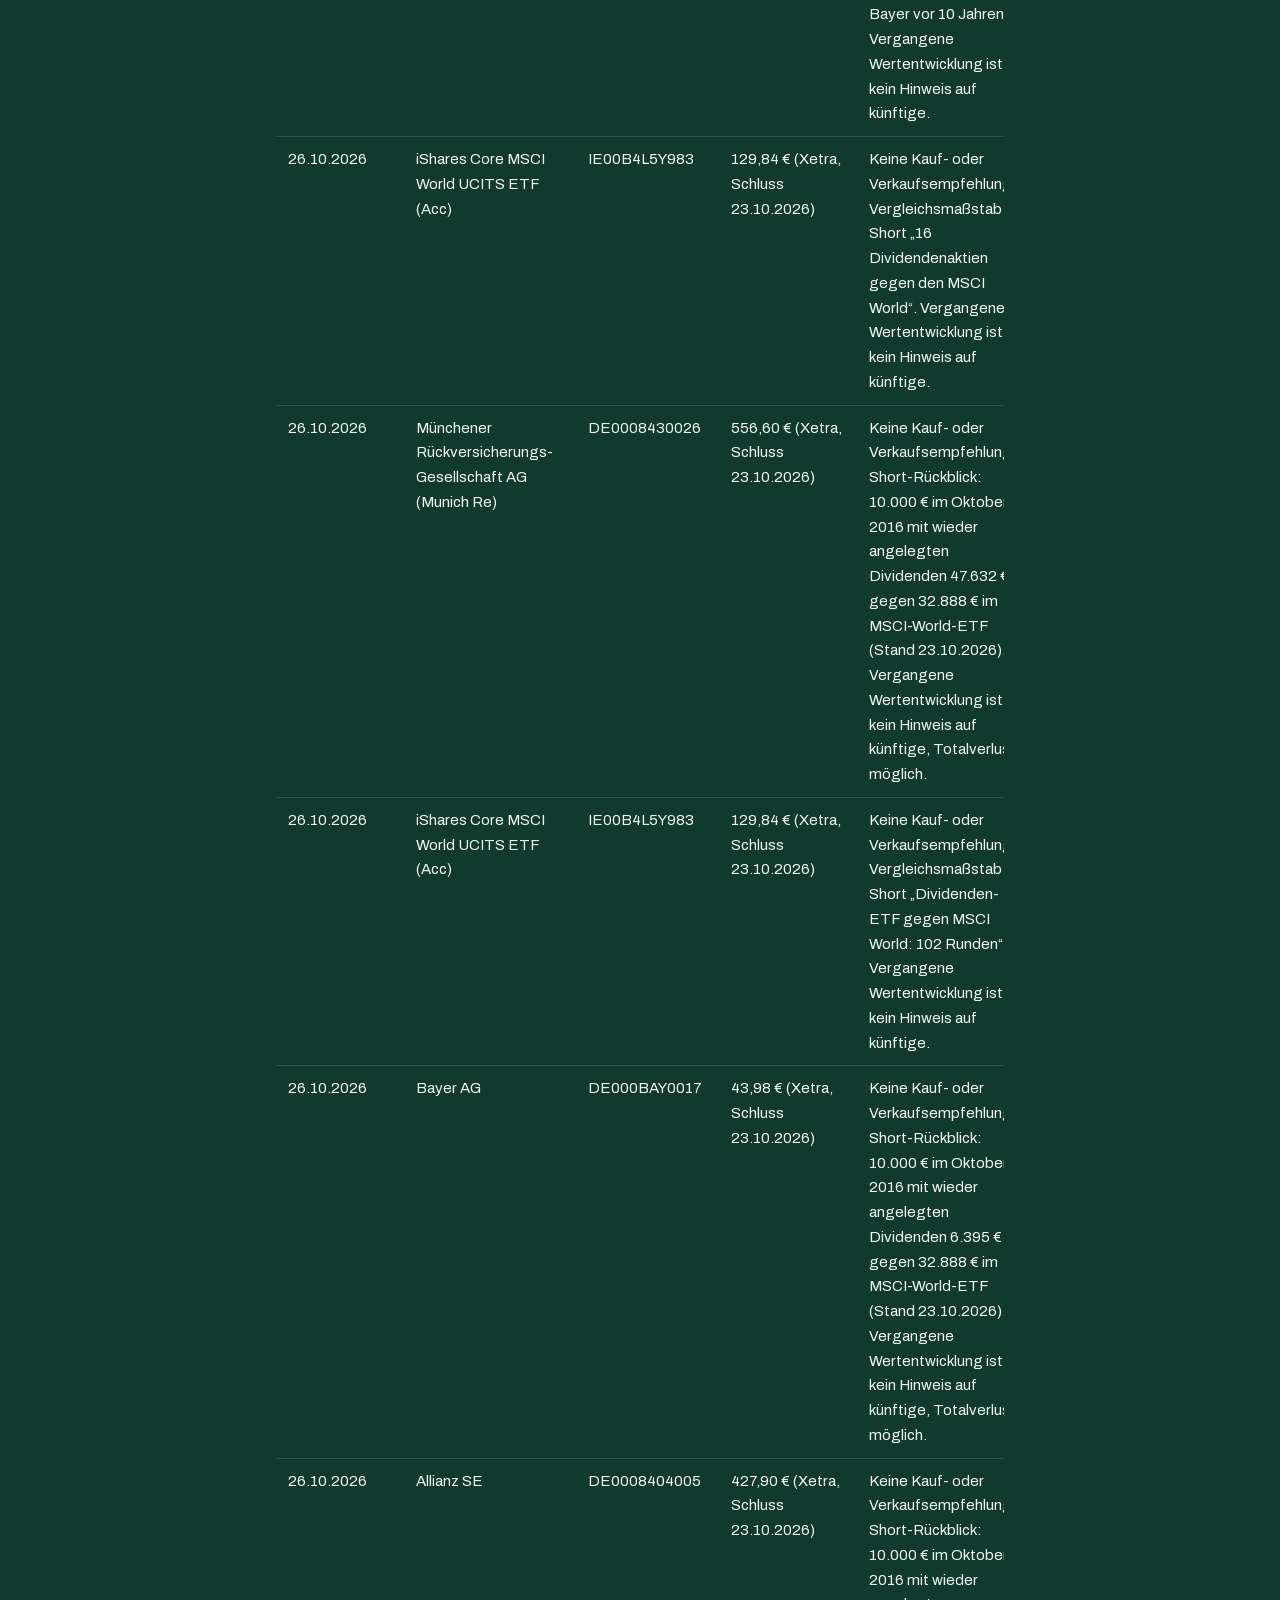
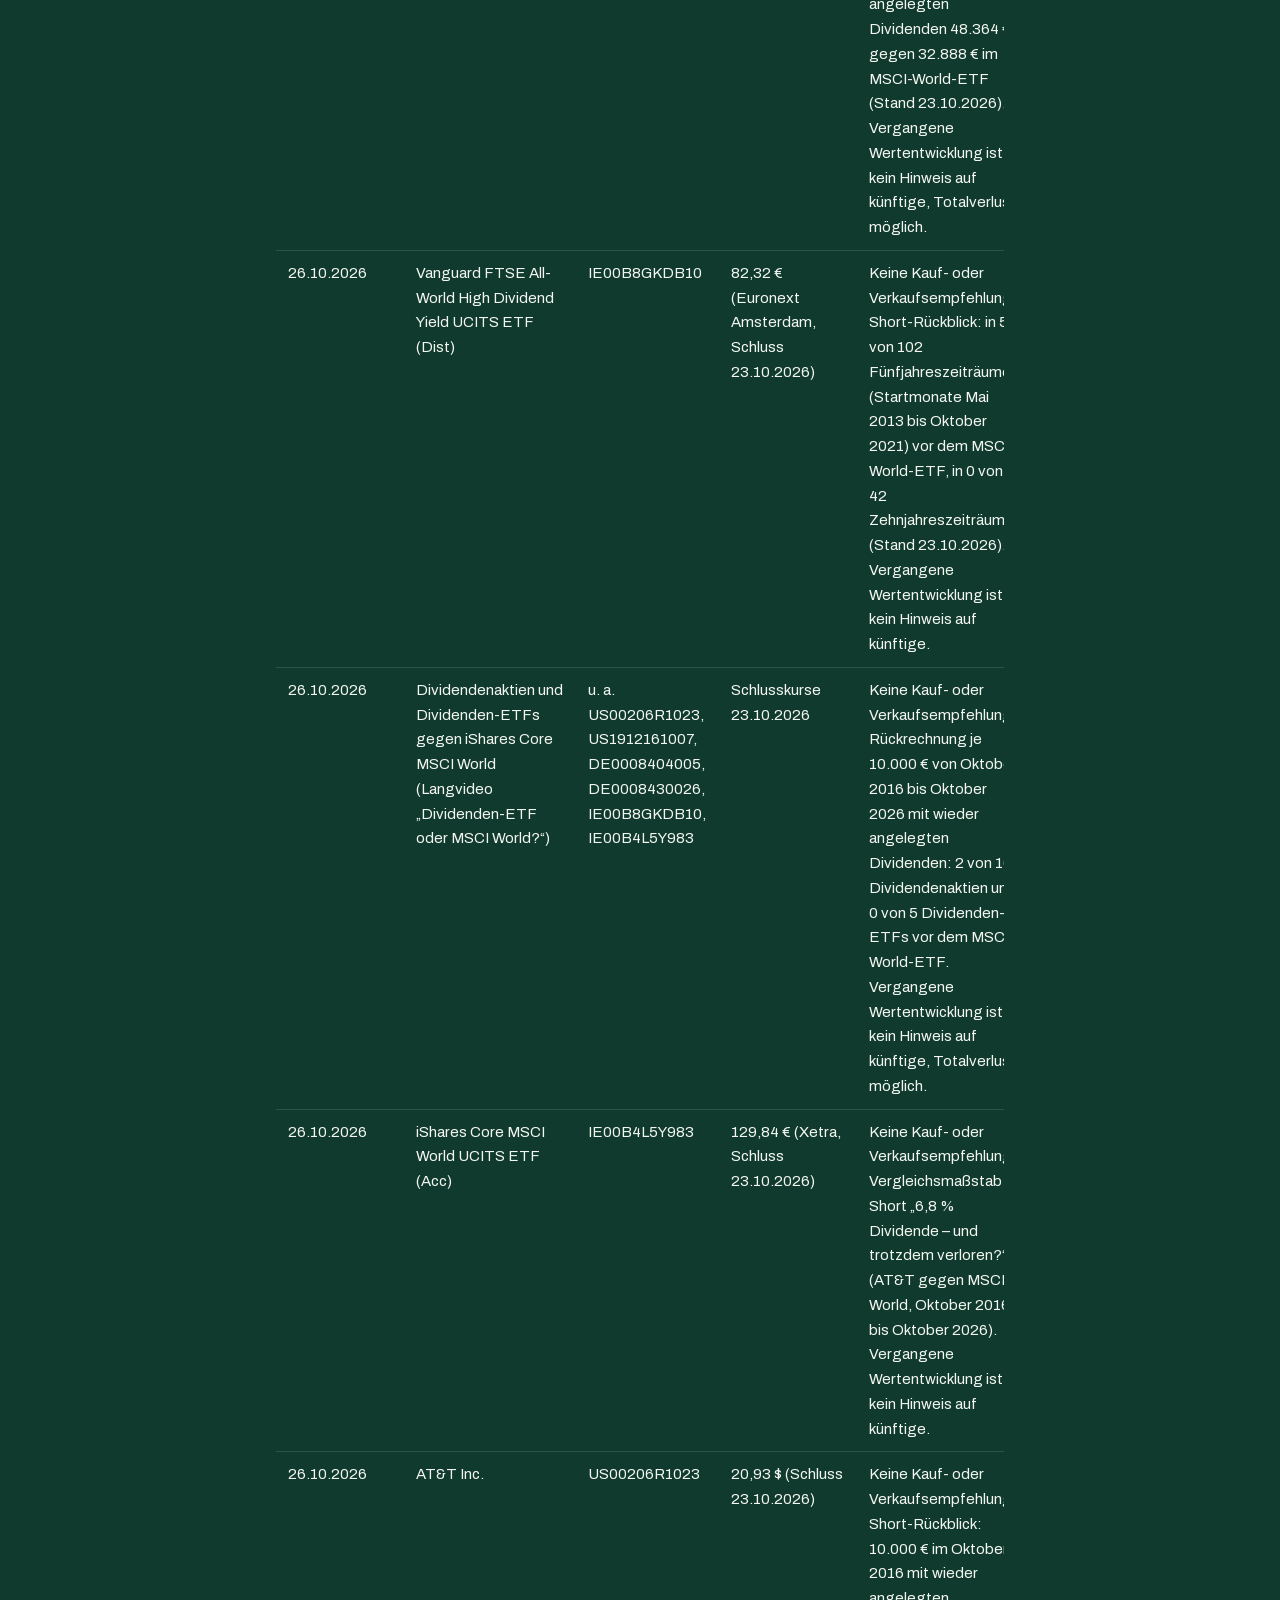
<file: offenlegung.html>
<!doctype html>
<html lang="de">
<head>
<meta charset="utf-8">
<meta name="viewport" content="width=device-width, initial-scale=1">
<title>Offenlegung · AktienFokus</title>
<link rel="icon" href="assets/favicon.png">
<link rel="stylesheet" href="assets/style.css">
</head>
<body>
<header><div class="wrap">
  <a class="brand" href="./"><img src="assets/favicon.png" alt="">Aktien<span>Fokus</span></a>
  <nav><a href="https://www.youtube.com/@aktienfokus">YouTube</a></nav>
</div></header>

<main><div class="wrap">
  <h1>Offenlegung</h1>
  <p class="lead">Angaben zu Analysen von AktienFokus nach Art. 20 der Marktmissbrauchsverordnung (EU) Nr. 596/2014 und der Delegierten Verordnung (EU) 2016/958.</p>

  <h2>Ersteller</h2>
  <p>Leon Leidner, AktienFokus (Kontakt im <a href="impressum.html">Impressum</a>). Jede Analyse gibt in der Videobeschreibung das Datum der Fertigstellung und den Stand der verwendeten Kurse an.</p>

  <h2>Quellen</h2>
  <ul>
    <li>Fundamentaldaten: Pflichtberichte an die US-Börsenaufsicht SEC (Formulare 10-K und 10-Q, XBRL-Daten über SEC EDGAR) und Pressemitteilungen der Unternehmen</li>
    <li>Kurse: Yahoo Finance (Schlusskurse)</li>
    <li>Ergänzend: Analystenschätzungen und Marktdaten aus öffentlich zugänglichen Quellen, jeweils im Video verlinkt</li>
  </ul>
  <p>Jede Zahl im Video ist mit ihrer Quelle in der Videobeschreibung belegt.</p>

  <h2>Methode</h2>
  <p>Wir untersuchen Geschäftsmodell, Umsatz- und Gewinnentwicklung, Margen, Bilanz und Cashflow anhand der Quartals- und Jahresberichte. Die Bewertung vergleichen wir über Kennzahlen wie Kurs-Umsatz-Verhältnis und Kurs-Gewinn-Verhältnis (auch auf Basis erwarteter Gewinne), die Kursziele der Analysten und die Leerverkaufsquote. Fakten und eigene Einschätzungen werden im Video getrennt; Chancen und Risiken werden beide dargestellt.</p>
  <p>Die Stimme der Videos ist KI-generiert, die Skripte entstehen KI-gestützt. Alle Zahlen werden gegen die Quellen geprüft, und jedes Video wird vor der Veröffentlichung von einem Menschen freigegeben.</p>

  <h2>Risiken</h2>
  <p>Aktien können stark schwanken, ein Totalverlust ist möglich. Bei Aktien in US-Dollar kommt ein Währungsrisiko hinzu. Einschätzungen beruhen auf dem Stand der Fertigstellung und können sich durch neue Zahlen oder Ereignisse schnell überholen. Frühere Wertentwicklungen sind kein verlässlicher Hinweis auf künftige Ergebnisse. Eine Aktualisierung der Analysen ist nicht vorgesehen.</p>

  <h2>Interessen und Interessenkonflikte</h2>
  <p>Ob der Ersteller zum Zeitpunkt der Veröffentlichung Positionen in der besprochenen Aktie hält, steht in der jeweiligen Videobeschreibung und in der Tabelle unten. AktienFokus erhält keine Vergütung von den besprochenen Unternehmen.</p>

  <h2>Analysen der letzten 12 Monate</h2>
  <div class="table">
    <table>
      <thead>
        <tr><th>Fertigstellung</th><th>Unternehmen</th><th>ISIN</th><th>Kurs (Stand)</th><th>Einschätzung</th><th>Position des Erstellers</th></tr>
      </thead>
      <tbody>
        <tr>
          <td data-label="Fertigstellung">12.11.2026</td>
          <td data-label="Unternehmen">Welt-ETFs: iShares Core MSCI World, Vanguard FTSE All-World, Vanguard FTSE Global All-Cap, SPDR MSCI ACWI IMI, iShares MSCI ACWI (So würde ich 2027 mit 500 € im Monat starten)</td>
          <td data-label="ISIN">IE00B4L5Y983, IE00BK5BQT80, IE000VAHT5T0, IE00B3YLTY66, IE00B6R52259</td>
          <td data-label="Kurs (Stand)">Kurse vom 11.11.2026, Rückrechnung bis 09/2026 (kein Kursziel)</td>
          <td data-label="Einschätzung">Keine Kauf- oder Verkaufsempfehlung. Video „Nachgerechnet“: fünf Entscheidungen für den Start eines ETF-Sparplans 2027 mit echten Daten (Zeitpunkt, Anlageklasse, Welt-ETF, Umsetzung und Steuern, Verhalten im Crash); die ETFs dienen als Beispiele.</td>
          <td data-label="Position des Erstellers">Keine</td>
        </tr>
        <tr>
          <td data-label="Fertigstellung">08.11.2026</td>
          <td data-label="Unternehmen">Industrieländer-Aktien / MSCI-World-ETF als Beispiel (Short „rente“, Nachgerechnet: Platzt die KI-Blase?)</td>
          <td data-label="ISIN">IE00B4L5Y983</td>
          <td data-label="Kurs (Stand)">Rückrechnung mit Daten bis 09/2026 (kein Kursziel)</td>
          <td data-label="Einschätzung">Keine Kauf- oder Verkaufsempfehlung. Short „Nachgerechnet“ aus dem Video „Platzt die KI-Blase?“.</td>
          <td data-label="Position des Erstellers">Keine</td>
        </tr>
        <tr>
          <td data-label="Fertigstellung">08.11.2026</td>
          <td data-label="Unternehmen">Nasdaq-100 (Short „dotcom“, Nachgerechnet: Platzt die KI-Blase?)</td>
          <td data-label="ISIN">–</td>
          <td data-label="Kurs (Stand)">Rückrechnung mit Daten bis 09/2026 (kein Kursziel)</td>
          <td data-label="Einschätzung">Keine Kauf- oder Verkaufsempfehlung. Short „Nachgerechnet“ aus dem Video „Platzt die KI-Blase?“.</td>
          <td data-label="Position des Erstellers">Keine</td>
        </tr>
        <tr>
          <td data-label="Fertigstellung">08.11.2026</td>
          <td data-label="Unternehmen">Industrieländer-Aktien / MSCI-World-ETF als Beispiel (Short „rate“, Nachgerechnet: Platzt die KI-Blase?)</td>
          <td data-label="ISIN">IE00B4L5Y983</td>
          <td data-label="Kurs (Stand)">Rückrechnung mit Daten bis 09/2026 (kein Kursziel)</td>
          <td data-label="Einschätzung">Keine Kauf- oder Verkaufsempfehlung. Short „Nachgerechnet“ aus dem Video „Platzt die KI-Blase?“.</td>
          <td data-label="Position des Erstellers">Keine</td>
        </tr>
        <tr>
          <td data-label="Fertigstellung">08.11.2026</td>
          <td data-label="Unternehmen">Gedankenexperiment Sparplan (Short „crash“, Nachgerechnet: Platzt die KI-Blase?)</td>
          <td data-label="ISIN">–</td>
          <td data-label="Kurs (Stand)">Modellrechnung (kein Kursziel)</td>
          <td data-label="Einschätzung">Keine Kauf- oder Verkaufsempfehlung. Short „Nachgerechnet“ aus dem Video „Platzt die KI-Blase?“.</td>
          <td data-label="Position des Erstellers">Keine</td>
        </tr>
        <tr>
          <td data-label="Fertigstellung">08.11.2026</td>
          <td data-label="Unternehmen">Nvidia, Oracle, MSCI-World-ETF (Nachgerechnet: Platzt die KI-Blase?)</td>
          <td data-label="ISIN">US67066G1040, US68389X1054, IE00B4L5Y983</td>
          <td data-label="Kurs (Stand)">Kurse vom 6.11.2026, Rückrechnung bis 09/2026 (kein Kursziel)</td>
          <td data-label="Einschätzung">Keine Kauf- oder Verkaufsempfehlung. Video „Nachgerechnet“: Wann ein Crash Sparern hilft und wann er schadet (Sparraten seit 1999, Dotcom, Japan, Entnahme), MSCI World als Beispiel.</td>
          <td data-label="Position des Erstellers">Keine</td>
        </tr>
        <tr>
          <td data-label="Fertigstellung">06.11.2026</td>
          <td data-label="Unternehmen">iShares Core MSCI World UCITS ETF (Short „jahre“, Nachgerechnet: Tagesgeld oder Aktien?)</td>
          <td data-label="ISIN">IE00B4L5Y983</td>
          <td data-label="Kurs (Stand)">Rückrechnung mit Daten bis 09/2026 (kein Kursziel)</td>
          <td data-label="Einschätzung">Keine Kauf- oder Verkaufsempfehlung. Short „Nachgerechnet“: Welt-Aktien (Industrieländer-Index, in Euro) gegen Tagesgeld (Geldmarktzins) je Kalenderjahr 1991–2025 und nach Haltedauer 10, 15 und 20 Jahre; ETF nur als Beispiel.</td>
          <td data-label="Position des Erstellers">Keine</td>
        </tr>
        <tr>
          <td data-label="Fertigstellung">04.11.2026</td>
          <td data-label="Unternehmen">S&amp;P 500 (Short „rate“, Nachgerechnet: 4-%-Regel, 3 / 4 / 5 %, US-Aktien als Beispiel)</td>
          <td data-label="ISIN">–</td>
          <td data-label="Kurs (Stand)">Rückrechnung mit Daten bis 09/2023 (kein Kursziel)</td>
          <td data-label="Einschätzung">Keine Kauf- oder Verkaufsempfehlung. Short „Nachgerechnet“: Entnahmeplan mit 3, 4 und 5 % pro Jahr auf 500.000 $ in US-Aktien, 66 Startjahre (1928–1993); der Index dient nur als Beispiel, kein Produkt wird empfohlen.</td>
          <td data-label="Position des Erstellers">Keine</td>
        </tr>
        <tr>
          <td data-label="Fertigstellung">04.11.2026</td>
          <td data-label="Unternehmen">S&amp;P 500 und US-Staatsanleihen (Short „drift“, Nachgerechnet: Rebalancing, Indizes als Beispiel)</td>
          <td data-label="ISIN">–</td>
          <td data-label="Kurs (Stand)">Rückrechnung mit Daten bis 09/2023 (kein Kursziel)</td>
          <td data-label="Einschätzung">Keine Kauf- oder Verkaufsempfehlung. Short „Nachgerechnet“: 70/30 aus US-Aktien und 10-jährigen US-Staatsanleihen ab 1988, nie zurückgestellt gegen jährlich zurückgestellt (bis 01/2023); die Indizes dienen nur als Beispiel, kein Produkt wird empfohlen.</td>
          <td data-label="Position des Erstellers">Keine</td>
        </tr>
        <tr>
          <td data-label="Fertigstellung">04.11.2026</td>
          <td data-label="Unternehmen">Oklo, Centrus Energy, NuScale Power</td>
          <td data-label="ISIN">US02156V1098, US15643U1043, US67079K1007</td>
          <td data-label="Kurs (Stand)">23,49 $, 95,67 $, 5,37 $ (Schluss 03.11.2026)</td>
          <td data-label="Einschätzung">Keine Anlageberatung. Persönlicher Favorit im Video: Oklo, spekulativ, noch fast ohne Umsatz und mit Verlust, Totalverlust möglich. Centrus Energy und NuScale Power vorgestellt mit Kurszielen und Umsatzprognosen der Analysten, ebenfalls spekulativ.</td>
          <td data-label="Position des Erstellers">Keine</td>
        </tr>
        <tr>
          <td data-label="Fertigstellung">03.11.2026</td>
          <td data-label="Unternehmen">S&amp;P 500 (Short „schlimmstes“, Nachgerechnet: 4-%-Regel, US-Aktien als Beispiel)</td>
          <td data-label="ISIN">–</td>
          <td data-label="Kurs (Stand)">Rückrechnung mit Daten bis 09/2023 (kein Kursziel)</td>
          <td data-label="Einschätzung">Keine Kauf- oder Verkaufsempfehlung. Short „Nachgerechnet“: Entnahmeplan 4 % pro Jahr auf 500.000 $ in US-Aktien, 66 Startjahre (1928–1993); der Index dient nur als Beispiel, kein Produkt wird empfohlen.</td>
          <td data-label="Position des Erstellers">Keine</td>
        </tr>
        <tr>
          <td data-label="Fertigstellung">03.11.2026</td>
          <td data-label="Unternehmen">iShares Core MSCI World UCITS ETF (Short „prozent“, Nachgerechnet: 1 % Bitcoin im Welt-Depot)</td>
          <td data-label="ISIN">IE00B4L5Y983</td>
          <td data-label="Kurs (Stand)">Rückrechnung mit Daten bis 31.08.2026 (kein Kursziel)</td>
          <td data-label="Einschätzung">Keine Kauf- oder Verkaufsempfehlung. Short „Nachgerechnet“: 10.000 € ab 31.12.2014 in Welt-Aktien mit 1 % Bitcoin gegen ohne Bitcoin; ETF nur als Beispiel für einen Welt-Aktienmix. Bitcoin ist extrem schwankungsanfällig und kann im Wert auf null fallen.</td>
          <td data-label="Position des Erstellers">Keine</td>
        </tr>
        <tr>
          <td data-label="Fertigstellung">01.11.2026</td>
          <td data-label="Unternehmen">DAX-ETF, z. B. iShares Core DAX UCITS ETF (DE) (Nachgerechnet: Die 10 besten Tage verpasst)</td>
          <td data-label="ISIN">DE0005933931</td>
          <td data-label="Kurs (Stand)">Rückrechnung mit Daten bis 30.10.2026 (kein Kursziel)</td>
          <td data-label="Einschätzung">Keine Kauf- oder Verkaufsempfehlung. Video „Nachgerechnet“: historische Rückrechnung, was 10.000 € im DAX (Performance-Index, 30.12.1998 bis 30.10.2026) ohne die besten bzw. schlechtesten Börsentage und mit zwei Market-Timing-Regeln geworden wären; Gegenprobe S&amp;P 500 in Euro; der ETF nur als Beispiel für den Index.</td>
          <td data-label="Position des Erstellers">Keine</td>
        </tr>
        <tr>
          <td data-label="Fertigstellung">02.11.2026</td>
          <td data-label="Unternehmen">DAX-ETF, z. B. iShares Core DAX UCITS ETF (DE) (Short „abwarter“, Nachgerechnet: Die 10 besten Tage verpasst)</td>
          <td data-label="ISIN">DE0005933931</td>
          <td data-label="Kurs (Stand)">Rückrechnung mit Daten bis 30.10.2026 (kein Kursziel)</td>
          <td data-label="Einschätzung">Keine Kauf- oder Verkaufsempfehlung. Short „abwarter“, Nachgerechnet: 10.000 € im DAX (Performance-Index) vom 30.12.1998 bis 30.10.2026 mit der Regel „Verkauf bei −20 % vom Rekord, Rückkauf am Rekord“ (Geld zum deutschen Dreimonatszins) gegen Dabeibleiben; ETF nur als Beispiel für den Index.</td>
          <td data-label="Position des Erstellers">Keine</td>
        </tr>
        <tr>
          <td data-label="Fertigstellung">02.11.2026</td>
          <td data-label="Unternehmen">DAX-ETF, z. B. iShares Core DAX UCITS ETF (DE) (Short „schlimm“, Nachgerechnet: Die 10 besten Tage verpasst)</td>
          <td data-label="ISIN">DE0005933931</td>
          <td data-label="Kurs (Stand)">Rückrechnung mit Daten bis 30.10.2026 (kein Kursziel)</td>
          <td data-label="Einschätzung">Keine Kauf- oder Verkaufsempfehlung. Short „schlimm“, Nachgerechnet: 10.000 € im DAX (Performance-Index) vom 30.12.1998 bis 30.10.2026, ohne die 10 schlimmsten bzw. ohne die 10 besten und 10 schlimmsten Börsentage; ETF nur als Beispiel für den Index.</td>
          <td data-label="Position des Erstellers">Keine</td>
        </tr>
        <tr>
          <td data-label="Fertigstellung">02.11.2026</td>
          <td data-label="Unternehmen">DAX-ETF, z. B. iShares Core DAX UCITS ETF (DE) (Short „freitag“, Nachgerechnet: Die 10 besten Tage verpasst)</td>
          <td data-label="ISIN">DE0005933931</td>
          <td data-label="Kurs (Stand)">Rückrechnung mit Daten bis 30.10.2026 (kein Kursziel)</td>
          <td data-label="Einschätzung">Keine Kauf- oder Verkaufsempfehlung. Short „freitag“, Nachgerechnet: Rückblick auf zwei DAX-Tage (Fr 10.10.2008 und Mo 13.10.2008) und den Corona-Crash (12.03. und 24.03.2020); ETF nur als Beispiel für den Index.</td>
          <td data-label="Position des Erstellers">Keine</td>
        </tr>
        <tr>
          <td data-label="Fertigstellung">02.11.2026</td>
          <td data-label="Unternehmen">DAX-ETF, z. B. iShares Core DAX UCITS ETF (DE) (Short „zehn“, Nachgerechnet: Die 10 besten Tage verpasst)</td>
          <td data-label="ISIN">DE0005933931</td>
          <td data-label="Kurs (Stand)">Rückrechnung mit Daten bis 30.10.2026 (kein Kursziel)</td>
          <td data-label="Einschätzung">Keine Kauf- oder Verkaufsempfehlung. Short „zehn“, Nachgerechnet: 10.000 € im DAX (Performance-Index) vom 30.12.1998 bis 30.10.2026, mit allen Tagen gegen ohne die 10, 20 bzw. 30 besten Börsentage; ETF nur als Beispiel für den Index.</td>
          <td data-label="Position des Erstellers">Keine</td>
        </tr>
        <tr>
          <td data-label="Fertigstellung">30.10.2026</td>
          <td data-label="Unternehmen">S&amp;P-500-ETF, z. B. iShares Core S&amp;P 500 UCITS ETF (Nachgerechnet: Alles auf einmal oder Sparplan?)</td>
          <td data-label="ISIN">IE00B5BMR087</td>
          <td data-label="Kurs (Stand)">Rückrechnung mit Daten bis 30.09.2026 (kein Kursziel)</td>
          <td data-label="Einschätzung">Keine Kauf- oder Verkaufsempfehlung. Video „Nachgerechnet“: historischer Vergleich Einmalanlage gegen 12 bzw. 24 Monatsraten (50.000 €, S&amp;P 500 inkl. Dividenden in Euro, jeder Startmonat 1971–2016, Vergleich nach 10 Jahren); der ETF nur als Beispiel für den Index.</td>
          <td data-label="Position des Erstellers">Keine</td>
        </tr>
        <tr>
          <td data-label="Fertigstellung">01.11.2026</td>
          <td data-label="Unternehmen">Intel Corporation</td>
          <td data-label="ISIN">US4581401001</td>
          <td data-label="Kurs (Stand)">65,76 $ (Schluss 30.10.2026)</td>
          <td data-label="Einschätzung">Keine Kauf- oder Verkaufsempfehlung. Short zu den Q3-2026-Zahlen (Umsatz +21 %) und der Q4-Prognose (bereinigter Gewinn je Aktie 0,25 $ statt 0,52 $) nach dem Kursrückgang von 28,6 % am 30.10.2026. Ein einzelner Tag sagt nichts über den Trend, Totalverlust möglich.</td>
          <td data-label="Position des Erstellers">Keine</td>
        </tr>
        <tr>
          <td data-label="Fertigstellung">31.10.2026</td>
          <td data-label="Unternehmen">Reddit, Inc.</td>
          <td data-label="ISIN">US75734B1008</td>
          <td data-label="Kurs (Stand)">91,73 $ (Schluss 30.10.2026)</td>
          <td data-label="Einschätzung">Keine Kauf- oder Verkaufsempfehlung. Short zu den Q3-2026-Zahlen (Umsatz +53 %, Prognose Q4 unter Erwartung) und dem Kursrückgang von 29,2 % am 30.10.2026. Ein einzelner Tag sagt nichts über den Trend, Totalverlust möglich.</td>
          <td data-label="Position des Erstellers">Keine</td>
        </tr>
        <tr>
          <td data-label="Fertigstellung">30.10.2026</td>
          <td data-label="Unternehmen">S&amp;P-500-ETF, z. B. iShares Core S&amp;P 500 UCITS ETF (Short „montag“, Nachgerechnet: Alles auf einmal oder Sparplan?)</td>
          <td data-label="ISIN">IE00B5BMR087</td>
          <td data-label="Kurs (Stand)">Rückrechnung mit Daten bis 30.09.2026 (kein Kursziel)</td>
          <td data-label="Einschätzung">Keine Kauf- oder Verkaufsempfehlung. Short „montag“, Nachgerechnet: 50.000 € sofort gegen 12 Monatsraten, Start 09/1987 und 03/2000, S&amp;P 500 inkl. Dividenden (1987 in D-Mark, in Euro umgerechnet), Vergleich nach 10 Jahren; ETF nur als Beispiel für den Index.</td>
          <td data-label="Position des Erstellers">Keine</td>
        </tr>
        <tr>
          <td data-label="Fertigstellung">30.10.2026</td>
          <td data-label="Unternehmen">S&amp;P-500-ETF, z. B. iShares Core S&amp;P 500 UCITS ETF (Short „preis“, Nachgerechnet: Alles auf einmal oder Sparplan?)</td>
          <td data-label="ISIN">IE00B5BMR087</td>
          <td data-label="Kurs (Stand)">Rückrechnung mit Daten bis 30.09.2026 (kein Kursziel)</td>
          <td data-label="Einschätzung">Keine Kauf- oder Verkaufsempfehlung. Short „preis“, Nachgerechnet: mittlerer Rückstand von 12 bzw. 24 Monatsraten gegenüber 50.000 € sofort nach 10 Jahren, alle Startmonate 02/1971–10/2016, S&amp;P 500 inkl. Dividenden in Euro; ETF nur als Beispiel für den Index.</td>
          <td data-label="Position des Erstellers">Keine</td>
        </tr>
        <tr>
          <td data-label="Fertigstellung">30.10.2026</td>
          <td data-label="Unternehmen">S&amp;P-500-ETF, z. B. iShares Core S&amp;P 500 UCITS ETF (Short „gipfel“, Nachgerechnet: Alles auf einmal oder Sparplan?)</td>
          <td data-label="ISIN">IE00B5BMR087</td>
          <td data-label="Kurs (Stand)">Rückrechnung mit Daten bis 30.09.2026 (kein Kursziel)</td>
          <td data-label="Einschätzung">Keine Kauf- oder Verkaufsempfehlung. Short „gipfel“, Nachgerechnet: 50.000 € im September 2000 in den S&amp;P 500 (inkl. Dividenden, in Euro), Rückrechnung bis September 2026; ETF nur als Beispiel für den Index.</td>
          <td data-label="Position des Erstellers">Keine</td>
        </tr>
        <tr>
          <td data-label="Fertigstellung">30.10.2026</td>
          <td data-label="Unternehmen">S&amp;P-500-ETF, z. B. iShares Core S&amp;P 500 UCITS ETF (Short „erbe“, Nachgerechnet: Alles auf einmal oder Sparplan?)</td>
          <td data-label="ISIN">IE00B5BMR087</td>
          <td data-label="Kurs (Stand)">Rückrechnung mit Daten bis 30.09.2026 (kein Kursziel)</td>
          <td data-label="Einschätzung">Keine Kauf- oder Verkaufsempfehlung. Short „erbe“, Nachgerechnet: 50.000 € sofort gegen 12 Monatsraten, S&amp;P 500 inkl. Dividenden in Euro, jeder Startmonat 1971–2016, Vergleich nach 10 Jahren; Rückrechnung bis September 2026, ETF nur als Beispiel für den Index.</td>
          <td data-label="Position des Erstellers">Keine</td>
        </tr>
        <tr>
          <td data-label="Fertigstellung">29.10.2026</td>
          <td data-label="Unternehmen">iShares Core MSCI World UCITS ETF (Short „kosten“, Nachgerechnet: Was kosten Gebühren wirklich?)</td>
          <td data-label="ISIN">IE00B4L5Y983</td>
          <td data-label="Kurs (Stand)">Rückrechnung bis 31.08.2026 (kein Kursziel)</td>
          <td data-label="Einschätzung">Keine Kauf- oder Verkaufsempfehlung. Short zur Wirkung laufender Kosten (ETF 0,2 % gegen aktiver Aktienfonds 1,2 %, ESMA 2025) auf einen Sparplan bei gleicher Marktrendite; der ETF dient nur als Beispiel.</td>
          <td data-label="Position des Erstellers">Keine</td>
        </tr>
        <tr>
          <td data-label="Fertigstellung">28.10.2026</td>
          <td data-label="Unternehmen">MSCI-World-ETF, z. B. iShares Core MSCI World UCITS ETF (Nachgerechnet: Wie lange bis 100.000 €?)</td>
          <td data-label="ISIN">IE00B4L5Y983</td>
          <td data-label="Kurs (Stand)">Modellrechnung, Marktdaten bis 30.09.2026 (kein Kursziel)</td>
          <td data-label="Einschätzung">Keine Kauf- oder Verkaufsempfehlung. Video „Nachgerechnet“: Modellrechnung eines ETF-Sparplans auf Industrieländer-Aktien (MSCI World als Beispiel) für einen Berufseinsteiger mit 65.000 € brutto, Szenarien 5/7/9 % Rendite, Gegenprobe mit historischen Daten 1991–2026.</td>
          <td data-label="Position des Erstellers">Keine</td>
        </tr>
        <tr>
          <td data-label="Fertigstellung">28.10.2026</td>
          <td data-label="Unternehmen">MSCI-World-ETF als Beispiel (Short „million“, Nachgerechnet: Wie lange bis 100.000 €?)</td>
          <td data-label="ISIN">IE00B4L5Y983</td>
          <td data-label="Kurs (Stand)">Modellrechnung, Marktdaten bis 30.09.2026 (kein Kursziel)</td>
          <td data-label="Einschätzung">Keine Kauf- oder Verkaufsempfehlung. Short Million und Kaufkraft: Million mit 55,6 im Modell, entspricht 556.649 € heutiger Kaufkraft bei 2 % Inflation.</td>
          <td data-label="Position des Erstellers">Keine</td>
        </tr>
        <tr>
          <td data-label="Fertigstellung">28.10.2026</td>
          <td data-label="Unternehmen">MSCI-World-ETF als Beispiel (Short „hebel“, Nachgerechnet: Wie lange bis 100.000 €?)</td>
          <td data-label="ISIN">IE00B4L5Y983</td>
          <td data-label="Kurs (Stand)">Modellrechnung, Marktdaten bis 30.09.2026 (kein Kursziel)</td>
          <td data-label="Einschätzung">Keine Kauf- oder Verkaufsempfehlung. Short drei Hebel (Sparrate, Startzeitpunkt, Rendite) im Sparplan-Modell, Modellrechnung, keine Prognose.</td>
          <td data-label="Position des Erstellers">Keine</td>
        </tr>
        <tr>
          <td data-label="Fertigstellung">28.10.2026</td>
          <td data-label="Unternehmen">MSCI-World-ETF als Beispiel (Short „netto“, Nachgerechnet: Wie lange bis 100.000 €?)</td>
          <td data-label="ISIN">IE00B4L5Y983</td>
          <td data-label="Kurs (Stand)">Modellrechnung, Marktdaten bis 30.09.2026 (kein Kursziel)</td>
          <td data-label="Einschätzung">Keine Kauf- oder Verkaufsempfehlung. Short Brutto/Netto 2026 bei 65.000 € (Steuerklasse I, kinderlos): 3.340,88 € netto im Monat; Einordnung zum Sparplan-Video.</td>
          <td data-label="Position des Erstellers">Keine</td>
        </tr>
        <tr>
          <td data-label="Fertigstellung">28.10.2026</td>
          <td data-label="Unternehmen">MSCI-World-ETF als Beispiel (Short „treppe“, Nachgerechnet: Wie lange bis 100.000 €?)</td>
          <td data-label="ISIN">IE00B4L5Y983</td>
          <td data-label="Kurs (Stand)">Modellrechnung, Marktdaten bis 30.09.2026 (kein Kursziel)</td>
          <td data-label="Einschätzung">Keine Kauf- oder Verkaufsempfehlung. Short zur Zeit-Treppe: 100.000 € nach 8,5 Jahren, letzte 100.000 € bis zur Million in 1,25 Jahren (Modellrechnung 20 % Sparquote, 7 % Rendite).</td>
          <td data-label="Position des Erstellers">Keine</td>
        </tr>
        <tr>
          <td data-label="Fertigstellung">28.10.2026</td>
          <td data-label="Unternehmen">Bloom Energy, AMD, Marvell, Intel</td>
          <td data-label="ISIN">US0937121079, US0079031078, US5738741041, US4581401001</td>
          <td data-label="Kurs (Stand)">218,50 $, 560,26 $, 243,57 $, 93,74 $ (Schluss 27.10.2026)</td>
          <td data-label="Einschätzung">Keine Anlageberatung, keine Empfehlung. Das Video berichtet über gesetzlich gemeldete Käufe von US-Abgeordneten (Periodic Transaction Reports) und die Kursentwicklung seitdem; keine eigene Einschätzung der Aktien, kein Favorit, kein Kursziel.</td>
          <td data-label="Position des Erstellers">Keine</td>
        </tr>
        <tr>
          <td data-label="Fertigstellung">28.10.2026</td>
          <td data-label="Unternehmen">Amazon, Alphabet, Tesla, Meta, Snap, Rivian, SpaceX (Rückblick IPO; Anthropic noch nicht börsennotiert)</td>
          <td data-label="ISIN">US0231351067, US02079K3059, US88160R1014, US30303M1027, US83304A1060, US76954A1034, US84615Q1031</td>
          <td data-label="Kurs (Stand)">253,10 $, 320,58 $, 407,46 $, 620,19 $, 6,08 $, 11,82 $, 148,58 $ (Schluss 27.10.2026)</td>
          <td data-label="Einschätzung">Keine Anlageberatung. Rückblick-Rechnung: was aus 1.000 $ am ersten Börsentag geworden wäre. Keine Empfehlung und keine Prognose, auch nicht zu Anthropic (noch kein Kurs, Preisspanne offen).</td>
          <td data-label="Position des Erstellers">Keine</td>
        </tr>
        <tr>
          <td data-label="Fertigstellung">28.10.2026</td>
          <td data-label="Unternehmen">DAX (Index, Vergleich Kaufkraft seit 2000)</td>
          <td data-label="ISIN">DE0008469008</td>
          <td data-label="Kurs (Stand)">25.590,77 Punkte (Schluss 27.10.2026)</td>
          <td data-label="Einschätzung">Keine Anlageberatung, keine Empfehlung. Rückblick: Kaufkraft von 1.000 € seit 2000 (Eurostat HICP Deutschland) im Vergleich zum DAX-Performance-Index (Dividenden wieder angelegt, ohne Steuern und Kosten). Rückblick ist keine Prognose, Verluste bis zum Totalverlust möglich.</td>
          <td data-label="Position des Erstellers">Keine</td>
        </tr>
        <tr>
          <td data-label="Fertigstellung">28.10.2026</td>
          <td data-label="Unternehmen">SoFi Technologies, Inc.</td>
          <td data-label="ISIN">US83406F1021</td>
          <td data-label="Kurs (Stand)">16,40 $ (Schluss 27.10.2026)</td>
          <td data-label="Einschätzung">Keine Kauf- oder Verkaufsempfehlung. Short zu den Q3-2026-Zahlen (bereinigter Umsatz +44 %, bereinigtes EBITDA +70 %, Prognose 2026 angehoben) und dem Kurssprung von 13,4 % am 27.10.2026. Ein einzelner Tag sagt nichts über den Trend, Totalverlust möglich.</td>
          <td data-label="Position des Erstellers">Keine</td>
        </tr>
        <tr>
          <td data-label="Fertigstellung">26.10.2026</td>
          <td data-label="Unternehmen">iShares Core MSCI World UCITS ETF (Acc)</td>
          <td data-label="ISIN">IE00B4L5Y983</td>
          <td data-label="Kurs (Stand)">129,84 € (Xetra, Schluss 23.10.2026)</td>
          <td data-label="Einschätzung">Keine Kauf- oder Verkaufsempfehlung. Vergleichsmaßstab im Short „10.000 € in Bayer vor 10 Jahren“. Vergangene Wertentwicklung ist kein Hinweis auf künftige.</td>
          <td data-label="Position des Erstellers">Keine</td>
        </tr>
        <tr>
          <td data-label="Fertigstellung">26.10.2026</td>
          <td data-label="Unternehmen">iShares Core MSCI World UCITS ETF (Acc)</td>
          <td data-label="ISIN">IE00B4L5Y983</td>
          <td data-label="Kurs (Stand)">129,84 € (Xetra, Schluss 23.10.2026)</td>
          <td data-label="Einschätzung">Keine Kauf- oder Verkaufsempfehlung. Vergleichsmaßstab im Short „16 Dividendenaktien gegen den MSCI World“. Vergangene Wertentwicklung ist kein Hinweis auf künftige.</td>
          <td data-label="Position des Erstellers">Keine</td>
        </tr>
        <tr>
          <td data-label="Fertigstellung">26.10.2026</td>
          <td data-label="Unternehmen">Münchener Rückversicherungs-Gesellschaft AG (Munich Re)</td>
          <td data-label="ISIN">DE0008430026</td>
          <td data-label="Kurs (Stand)">556,60 € (Xetra, Schluss 23.10.2026)</td>
          <td data-label="Einschätzung">Keine Kauf- oder Verkaufsempfehlung. Short-Rückblick: 10.000 € im Oktober 2016 mit wieder angelegten Dividenden 47.632 € gegen 32.888 € im MSCI-World-ETF (Stand 23.10.2026). Vergangene Wertentwicklung ist kein Hinweis auf künftige, Totalverlust möglich.</td>
          <td data-label="Position des Erstellers">Keine</td>
        </tr>
        <tr>
          <td data-label="Fertigstellung">26.10.2026</td>
          <td data-label="Unternehmen">iShares Core MSCI World UCITS ETF (Acc)</td>
          <td data-label="ISIN">IE00B4L5Y983</td>
          <td data-label="Kurs (Stand)">129,84 € (Xetra, Schluss 23.10.2026)</td>
          <td data-label="Einschätzung">Keine Kauf- oder Verkaufsempfehlung. Vergleichsmaßstab im Short „Dividenden-ETF gegen MSCI World: 102 Runden“. Vergangene Wertentwicklung ist kein Hinweis auf künftige.</td>
          <td data-label="Position des Erstellers">Keine</td>
        </tr>
        <tr>
          <td data-label="Fertigstellung">26.10.2026</td>
          <td data-label="Unternehmen">Bayer AG</td>
          <td data-label="ISIN">DE000BAY0017</td>
          <td data-label="Kurs (Stand)">43,98 € (Xetra, Schluss 23.10.2026)</td>
          <td data-label="Einschätzung">Keine Kauf- oder Verkaufsempfehlung. Short-Rückblick: 10.000 € im Oktober 2016 mit wieder angelegten Dividenden 6.395 € gegen 32.888 € im MSCI-World-ETF (Stand 23.10.2026). Vergangene Wertentwicklung ist kein Hinweis auf künftige, Totalverlust möglich.</td>
          <td data-label="Position des Erstellers">Keine</td>
        </tr>
        <tr>
          <td data-label="Fertigstellung">26.10.2026</td>
          <td data-label="Unternehmen">Allianz SE</td>
          <td data-label="ISIN">DE0008404005</td>
          <td data-label="Kurs (Stand)">427,90 € (Xetra, Schluss 23.10.2026)</td>
          <td data-label="Einschätzung">Keine Kauf- oder Verkaufsempfehlung. Short-Rückblick: 10.000 € im Oktober 2016 mit wieder angelegten Dividenden 48.364 € gegen 32.888 € im MSCI-World-ETF (Stand 23.10.2026). Vergangene Wertentwicklung ist kein Hinweis auf künftige, Totalverlust möglich.</td>
          <td data-label="Position des Erstellers">Keine</td>
        </tr>
        <tr>
          <td data-label="Fertigstellung">26.10.2026</td>
          <td data-label="Unternehmen">Vanguard FTSE All-World High Dividend Yield UCITS ETF (Dist)</td>
          <td data-label="ISIN">IE00B8GKDB10</td>
          <td data-label="Kurs (Stand)">82,32 € (Euronext Amsterdam, Schluss 23.10.2026)</td>
          <td data-label="Einschätzung">Keine Kauf- oder Verkaufsempfehlung. Short-Rückblick: in 5 von 102 Fünfjahreszeiträumen (Startmonate Mai 2013 bis Oktober 2021) vor dem MSCI-World-ETF, in 0 von 42 Zehnjahreszeiträumen (Stand 23.10.2026). Vergangene Wertentwicklung ist kein Hinweis auf künftige.</td>
          <td data-label="Position des Erstellers">Keine</td>
        </tr>
        <tr>
          <td data-label="Fertigstellung">26.10.2026</td>
          <td data-label="Unternehmen">Dividendenaktien und Dividenden-ETFs gegen iShares Core MSCI World (Langvideo „Dividenden-ETF oder MSCI World?“)</td>
          <td data-label="ISIN">u. a. US00206R1023, US1912161007, DE0008404005, DE0008430026, IE00B8GKDB10, IE00B4L5Y983</td>
          <td data-label="Kurs (Stand)">Schlusskurse 23.10.2026</td>
          <td data-label="Einschätzung">Keine Kauf- oder Verkaufsempfehlung. Rückrechnung je 10.000 € von Oktober 2016 bis Oktober 2026 mit wieder angelegten Dividenden: 2 von 16 Dividendenaktien und 0 von 5 Dividenden-ETFs vor dem MSCI-World-ETF. Vergangene Wertentwicklung ist kein Hinweis auf künftige, Totalverlust möglich.</td>
          <td data-label="Position des Erstellers">Keine</td>
        </tr>
        <tr>
          <td data-label="Fertigstellung">26.10.2026</td>
          <td data-label="Unternehmen">iShares Core MSCI World UCITS ETF (Acc)</td>
          <td data-label="ISIN">IE00B4L5Y983</td>
          <td data-label="Kurs (Stand)">129,84 € (Xetra, Schluss 23.10.2026)</td>
          <td data-label="Einschätzung">Keine Kauf- oder Verkaufsempfehlung. Vergleichsmaßstab im Short „6,8 % Dividende – und trotzdem verloren?“ (AT&amp;T gegen MSCI World, Oktober 2016 bis Oktober 2026). Vergangene Wertentwicklung ist kein Hinweis auf künftige.</td>
          <td data-label="Position des Erstellers">Keine</td>
        </tr>
        <tr>
          <td data-label="Fertigstellung">26.10.2026</td>
          <td data-label="Unternehmen">AT&amp;T Inc.</td>
          <td data-label="ISIN">US00206R1023</td>
          <td data-label="Kurs (Stand)">20,93 $ (Schluss 23.10.2026)</td>
          <td data-label="Einschätzung">Keine Kauf- oder Verkaufsempfehlung. Short-Rückblick: 10.000 € im Oktober 2016 mit wieder angelegten Dividenden 14.639 € gegen 32.888 € im MSCI-World-ETF (Stand 23.10.2026). Vergangene Wertentwicklung ist kein Hinweis auf künftige, Totalverlust möglich.</td>
          <td data-label="Position des Erstellers">Keine</td>
        </tr>
        <tr>
          <td data-label="Fertigstellung">26.10.2026</td>
          <td data-label="Unternehmen">Ondas, Red Cat, Unusual Machines</td>
          <td data-label="ISIN">US68236H2040, US75644T1007, US91532F1021</td>
          <td data-label="Kurs (Stand)">6,20 $, 4,43 $, 17,02 $ (Schluss 23.10.2026)</td>
          <td data-label="Einschätzung">Keine Anlageberatung. Persönlicher Favorit im Video: Ondas, spekulativ, Umsatzwachstum vor allem durch Zukäufe, Totalverlust möglich. Red Cat und Unusual Machines vorgestellt mit Kurszielen der Analysten und Umsatzwachstum, ebenfalls spekulativ.</td>
          <td data-label="Position des Erstellers">Keine</td>
        </tr>
        <tr>
          <td data-label="Fertigstellung">25.10.2026</td>
          <td data-label="Unternehmen">iShares Core MSCI World UCITS ETF (Short „startjahr“, Nachgerechnet: 70/30 oder nur ein Welt-ETF?)</td>
          <td data-label="ISIN">IE00B4L5Y983</td>
          <td data-label="Kurs (Stand)">Rückrechnung mit Daten bis 31.08.2026 (kein Kursziel)</td>
          <td data-label="Einschätzung">Keine Kauf- oder Verkaufsempfehlung. Short „Nachgerechnet“: Gegenprobe mit 26 Startjahren (1991–2016), Sparplan 70 % Industrie- / 30 % Schwellenländer gegen 100 % Industrieländer (Welt-ETF); ETF nur als Beispiel.</td>
          <td data-label="Position des Erstellers">Keine</td>
        </tr>
        <tr>
          <td data-label="Fertigstellung">25.10.2026</td>
          <td data-label="Unternehmen">iShares Core MSCI World UCITS ETF (Short „unterschied“, Nachgerechnet: 70/30 oder nur ein Welt-ETF?)</td>
          <td data-label="ISIN">IE00B4L5Y983</td>
          <td data-label="Kurs (Stand)">Rückrechnung mit Daten bis 31.08.2026 (kein Kursziel)</td>
          <td data-label="Einschätzung">Keine Kauf- oder Verkaufsempfehlung. Short „Nachgerechnet“: Sparplan 1999–2026 mit 70 % Industrie- / 30 % Schwellenländern (jährlich umgeschichtet) gegen 100 % Industrieländer (Welt-ETF); ETF nur als Beispiel.</td>
          <td data-label="Position des Erstellers">Keine</td>
        </tr>
        <tr>
          <td data-label="Fertigstellung">25.10.2026</td>
          <td data-label="Unternehmen">iShares Core MSCI World UCITS ETF (Short „usa“, Nachgerechnet: 70/30 oder nur ein Welt-ETF?)</td>
          <td data-label="ISIN">IE00B4L5Y983</td>
          <td data-label="Kurs (Stand)">Länderanteile Stand 22.10.2026 (kein Kursziel)</td>
          <td data-label="Einschätzung">Keine Kauf- oder Verkaufsempfehlung. Short zu den Länderanteilen des iShares Core MSCI World UCITS ETF laut Anbieter (USA 72,75 %, Deutschland 2,05 %, Stand 22.10.2026); ETF nur als Beispiel.</td>
          <td data-label="Position des Erstellers">Keine</td>
        </tr>
        <tr>
          <td data-label="Fertigstellung">25.10.2026</td>
          <td data-label="Unternehmen">iShares Core MSCI World UCITS ETF (Short „boom“, Nachgerechnet: 70/30 oder nur ein Welt-ETF?)</td>
          <td data-label="ISIN">IE00B4L5Y983</td>
          <td data-label="Kurs (Stand)">Rückrechnung mit Daten bis 31.08.2026 (kein Kursziel)</td>
          <td data-label="Einschätzung">Keine Kauf- oder Verkaufsempfehlung. Short „Nachgerechnet“: Sparplan ab Januar 2008 mit 70 % Industrie- / 30 % Schwellenländern gegen 100 % Industrieländer (Welt-ETF), Rückrechnung bis August 2026; ETF nur als Beispiel.</td>
          <td data-label="Position des Erstellers">Keine</td>
        </tr>
        <tr>
          <td data-label="Fertigstellung">25.10.2026</td>
          <td data-label="Unternehmen">iShares Core MSCI World UCITS ETF (Nachgerechnet: 70/30 oder nur ein Welt-ETF?)</td>
          <td data-label="ISIN">IE00B4L5Y983</td>
          <td data-label="Kurs (Stand)">Rückrechnung mit Daten bis 31.08.2026 (kein Kursziel)</td>
          <td data-label="Einschätzung">Keine Kauf- oder Verkaufsempfehlung. Video „Nachgerechnet“: historischer Sparplan-Vergleich 70 % Industrieländer / 30 % Schwellenländer gegen einen Welt-ETF, 1999–2026; gezeigte ETFs (iShares Core MSCI World, iShares Core MSCI EM IMI, Vanguard FTSE All-World) nur als Beispiele.</td>
          <td data-label="Position des Erstellers">Keine</td>
        </tr>
        <tr>
          <td data-label="Fertigstellung">24.10.2026</td>
          <td data-label="Unternehmen">Intuitive Machines, Rocket Lab, AST SpaceMobile</td>
          <td data-label="ISIN">US46125A1007, US7731211089, US00217D1000</td>
          <td data-label="Kurs (Stand)">10,52 $, 52,60 $, 39,79 $ (Schluss 23.10.2026)</td>
          <td data-label="Einschätzung">Keine Anlageberatung. Persönlicher Favorit im Video: Intuitive Machines, spekulativ, Totalverlust möglich. Rocket Lab und AST SpaceMobile vorgestellt mit Kurszielen und Umsatzprognosen der Analysten, ebenfalls spekulativ.</td>
          <td data-label="Position des Erstellers">Keine</td>
        </tr>
        <tr>
          <td data-label="Fertigstellung">24.10.2026</td>
          <td data-label="Unternehmen">Space Exploration Technologies Corp. (SpaceX)</td>
          <td data-label="ISIN">US84615Q1031</td>
          <td data-label="Kurs (Stand)">147,49 $ (Schluss 23.10.2026)</td>
          <td data-label="Einschätzung">Keine Kauf- oder Verkaufsempfehlung. TikTok zu den angehobenen Kurszielen der Analysten (JP Morgan 500 $, niedrigstes Ziel 70 $, Schnitt 257 $); Kursziele sind Meinungen der Banken, keine Prognose von AktienFokus.</td>
          <td data-label="Position des Erstellers">Keine</td>
        </tr>
        <tr>
          <td data-label="Fertigstellung">24.10.2026</td>
          <td data-label="Unternehmen">Bloom Energy Corporation</td>
          <td data-label="ISIN">US0937121079</td>
          <td data-label="Kurs (Stand)">193,30 $ (Schluss 23.10.2026)</td>
          <td data-label="Einschätzung">Keine Kauf- oder Verkaufsempfehlung. Short zu den Q3-2026-Zahlen (Umsatz +138 %, operativer Cashflow −27 Mio. $) und dem Kursrückgang von 11,2 % am 23.10.2026. Ein einzelner Tag sagt nichts über den Trend, Totalverlust möglich.</td>
          <td data-label="Position des Erstellers">Keine</td>
        </tr>
        <tr>
          <td data-label="Fertigstellung">23.10.2026</td>
          <td data-label="Unternehmen">CrowdStrike Holdings, Inc.</td>
          <td data-label="ISIN">US22788C1053</td>
          <td data-label="Kurs (Stand)">257,57 $ (Schluss 23.10.2026)</td>
          <td data-label="Einschätzung">Keine Kauf- oder Verkaufsempfehlung. Short zur Kursbewegung vom 23.10.2026 (+8,3 %), die die ganze Cybersecurity-Branche betraf; Auslöser laut Medienberichten Umfrage, Sicherheitslücken und Nvidia-Partnerschaft. Ein einzelner Tag sagt nichts über den Trend, Totalverlust möglich.</td>
          <td data-label="Position des Erstellers">Keine</td>
        </tr>
        <tr>
          <td data-label="Fertigstellung">23.10.2026</td>
          <td data-label="Unternehmen">IonQ, D-Wave Quantum, Symbotic</td>
          <td data-label="ISIN">US46222L1089, US26740W1099, US87151X1019</td>
          <td data-label="Kurs (Stand)">31,27 $, 11,66 $, 39,28 $ (23.10.2026)</td>
          <td data-label="Einschätzung">Keine Anlageberatung. Persönlicher Favorit im Video: IonQ, spekulativ, Totalverlust möglich. D-Wave und Symbotic vorgestellt mit Kursziel-Prognosen der Analysten, ebenfalls spekulativ.</td>
          <td data-label="Position des Erstellers">Keine</td>
        </tr>
        <tr>
          <td data-label="Fertigstellung">22.10.2026</td>
          <td data-label="Unternehmen">Almonty Industries Inc.</td>
          <td data-label="ISIN">CA0203987072</td>
          <td data-label="Kurs (Stand)">9,34 $ (Schluss 21.10.2026)</td>
          <td data-label="Einschätzung">Keine Kauf- oder Verkaufsempfehlung. Video mit DCF-Bewertung Mine für Mine: Basisfall 5,44 $ je Aktie (8 % Abzinsung real, APT Europa langfristig 1.000 $ je MTU), Spanne 0,19–17,17 $ je nach Wolframpreis; der Kurs setzt dauerhaft rund 1.680 $ je MTU voraus. Annahmen in der Videobeschreibung.</td>
          <td data-label="Position des Erstellers">Keine</td>
        </tr>
        <tr>
          <td data-label="Fertigstellung">22.10.2026</td>
          <td data-label="Unternehmen">Tesla, Inc.</td>
          <td data-label="ISIN">US88160R1014</td>
          <td data-label="Kurs (Stand)">386,47 $ (Schluss 21.10.2026)</td>
          <td data-label="Einschätzung">Keine Kauf- oder Verkaufsempfehlung. Short zu den Zahlen des 3. Quartals 2026.</td>
          <td data-label="Position des Erstellers">Keine</td>
        </tr>
        <tr>
          <td data-label="Fertigstellung">21.10.2026</td>
          <td data-label="Unternehmen">Almonty Industries Inc.</td>
          <td data-label="ISIN">CA0203987072</td>
          <td data-label="Kurs (Stand)">9,38 $ (21.10.2026, 20 Uhr MESZ)</td>
          <td data-label="Einschätzung">Keine Kauf- oder Verkaufsempfehlung. Short zum Kursrutsch seit April: Zukäufe von Fidelity, US-Verbot für Wolfram aus China ab 2027 und Preisverfall von Wolfram in China.</td>
          <td data-label="Position des Erstellers">Keine</td>
        </tr>
        <tr>
          <td data-label="Fertigstellung">21.10.2026</td>
          <td data-label="Unternehmen">Tesla, Inc.</td>
          <td data-label="ISIN">US88160R1014</td>
          <td data-label="Kurs (Stand)">373,71 $ (Schluss 20.10.2026)</td>
          <td data-label="Einschätzung">Keine Kauf- oder Verkaufsempfehlung. Video vor den Q3-Zahlen: Erwartungen, Bewertung (KGV ≈ 388 auf Basis der letzten vier Quartale) und die geprüfte Fusion mit SpaceX.</td>
          <td data-label="Position des Erstellers">Keine</td>
        </tr>
        <tr>
          <td data-label="Fertigstellung">21.10.2026</td>
          <td data-label="Unternehmen">Tesla, Inc.</td>
          <td data-label="ISIN">US88160R1014</td>
          <td data-label="Kurs (Stand)">373,71 $ (Schluss 20.10.2026)</td>
          <td data-label="Einschätzung">Keine Kauf- oder Verkaufsempfehlung. Short zu den Fusionsgesprächen mit SpaceX vor den Q3-Zahlen.</td>
          <td data-label="Position des Erstellers">Keine</td>
        </tr>
        <tr>
          <td data-label="Fertigstellung">21.10.2026</td>
          <td data-label="Unternehmen">Space Exploration Technologies Corp. (Class A)</td>
          <td data-label="ISIN">US84615Q1031</td>
          <td data-label="Kurs (Stand)">147,79 $ (Schluss 20.10.2026)</td>
          <td data-label="Einschätzung">Keine Kauf- oder Verkaufsempfehlung. Short zu den Fusionsgesprächen mit Tesla.</td>
          <td data-label="Position des Erstellers">Keine</td>
        </tr>
        <tr>
          <td data-label="Fertigstellung">20.10.2026</td>
          <td data-label="Unternehmen">Space Exploration Technologies Corp. (Class A)</td>
          <td data-label="ISIN">US84615Q1031</td>
          <td data-label="Kurs (Stand)">147,79 $ (Schluss 20.10.2026)</td>
          <td data-label="Einschätzung">Keine Kauf- oder Verkaufsempfehlung. Shorts zu den Q3-Zahlen und „Ist SpaceX jetzt ein Kauf?“ (Argumente dafür und dagegen, Kursziele der Analysten).</td>
          <td data-label="Position des Erstellers">Keine</td>
        </tr>
        <tr>
          <td data-label="Fertigstellung">20.10.2026</td>
          <td data-label="Unternehmen">Space Exploration Technologies Corp. (Class A)</td>
          <td data-label="ISIN">US84615Q1031</td>
          <td data-label="Kurs (Stand)">146,03 $ (Schluss 16.10.2026)</td>
          <td data-label="Einschätzung">Keine Kauf- oder Verkaufsempfehlung. Shorts zu Musks Aktien-Versprechen (19.10.2026), zum Lock-up und zum Starlink-Mobile-Deal.</td>
          <td data-label="Position des Erstellers">Keine</td>
        </tr>
        <tr>
          <td data-label="Fertigstellung">20.10.2026</td>
          <td data-label="Unternehmen">Deutsche Telekom AG</td>
          <td data-label="ISIN">DE0005557508</td>
          <td data-label="Kurs (Stand)">24,70 € (Schluss 09.10.2026)</td>
          <td data-label="Einschätzung">Keine Kauf- oder Verkaufsempfehlung. Short zum Kursrutsch nach dem Starlink-Mobile-Deal von SpaceX.</td>
          <td data-label="Position des Erstellers">Keine</td>
        </tr>
        <tr>
          <td data-label="Fertigstellung">20.10.2026</td>
          <td data-label="Unternehmen">T-Mobile US, Inc.</td>
          <td data-label="ISIN">US8725901040</td>
          <td data-label="Kurs (Stand)">148,58 $ (Schluss 09.10.2026)</td>
          <td data-label="Einschätzung">Keine Kauf- oder Verkaufsempfehlung. Short zum Kursrutsch nach dem Starlink-Mobile-Deal von SpaceX.</td>
          <td data-label="Position des Erstellers">Keine</td>
        </tr>
        <tr>
          <td data-label="Fertigstellung">20.10.2026</td>
          <td data-label="Unternehmen">AT&amp;T Inc.</td>
          <td data-label="ISIN">US00206R1023</td>
          <td data-label="Kurs (Stand)">22,18 $ (Schluss 09.10.2026)</td>
          <td data-label="Einschätzung">Keine Kauf- oder Verkaufsempfehlung. Short zum Kursrutsch nach dem Starlink-Mobile-Deal von SpaceX.</td>
          <td data-label="Position des Erstellers">Keine</td>
        </tr>
        <tr>
          <td data-label="Fertigstellung">20.10.2026</td>
          <td data-label="Unternehmen">Verizon Communications Inc.</td>
          <td data-label="ISIN">US92343V1044</td>
          <td data-label="Kurs (Stand)">41,65 $ (Schluss 09.10.2026)</td>
          <td data-label="Einschätzung">Keine Kauf- oder Verkaufsempfehlung. Short zum Kursrutsch nach dem Starlink-Mobile-Deal von SpaceX.</td>
          <td data-label="Position des Erstellers">Keine</td>
        </tr>
        <tr>
          <td data-label="Fertigstellung">19.10.2026</td>
          <td data-label="Unternehmen">Hims &amp; Hers Health, Inc. (Class A)</td>
          <td data-label="ISIN">US4330001060</td>
          <td data-label="Kurs (Stand)">28,07 $ (Schluss 16.10.2026)</td>
          <td data-label="Einschätzung">Keine Kauf- oder Verkaufsempfehlung. Entscheidend sind Bruttomarge, US-Wachstum und Jahresprognose bei den Q3-Zahlen am 09.11.2026.</td>
          <td data-label="Position des Erstellers">Keine</td>
        </tr>
      </tbody>
    </table>
  </div>
</div></main>

<footer><div class="wrap">
  <span>© 2026 AktienFokus</span>
  <a href="impressum.html">Impressum</a>
  <a href="datenschutz.html">Datenschutz</a>
  <a href="nutzungsbedingungen.html">Nutzungsbedingungen</a>
  <a href="offenlegung.html">Offenlegung</a>
</div></footer>
</body>
</html>
</file>
<file: assets/style.css>
@font-face {
  font-family: 'Archivo';
  src: url('Archivo-var-latin.woff2') format('woff2');
  font-weight: 100 900;
  font-stretch: 62% 125%;
  font-display: swap;
}

:root {
  --bg: #0f3a2d; /* Tannengrün */
  --bg-deep: #0a2a20;
  --panel: #123f31;
  --line: #2b5446;
  --muted: #8fb5a4;
  --mint: #a9d9b5; /* Lindgrün */
  --paper: #f4f6f1; /* Papier */
}

* { box-sizing: border-box; }

html { -webkit-text-size-adjust: 100%; }

body {
  margin: 0;
  background: var(--bg);
  color: var(--paper);
  font: 400 17px/1.65 'Archivo', system-ui, sans-serif;
}

a { color: var(--mint); text-underline-offset: 3px; }
a:hover { color: var(--paper); }

.wrap { max-width: 760px; margin: 0 auto; padding: 0 16px; }

header { border-bottom: 1px solid var(--line); background: var(--bg-deep); }
header .wrap { display: flex; align-items: center; justify-content: space-between; gap: 16px; padding-top: 14px; padding-bottom: 14px; }
.brand { display: flex; align-items: center; gap: 10px; text-decoration: none; color: var(--paper); font-weight: 800; font-size: 22px; letter-spacing: -0.01em; }
.brand img { width: 36px; height: 36px; border-radius: 50%; }
.brand span { color: var(--mint); }
header nav a { color: var(--muted); text-decoration: none; font-size: 15px; }
header nav a:hover { color: var(--paper); }

main { padding: 40px 0 64px; }
h1 { font-size: clamp(30px, 6vw, 44px); line-height: 1.15; letter-spacing: -0.02em; margin: 0 0 16px; font-weight: 800; }
h2 { font-size: 22px; margin: 40px 0 8px; font-weight: 700; }
h3 { font-size: 18px; margin: 24px 0 4px; font-weight: 700; }
p, ul { margin: 0 0 14px; }
ul { padding-left: 22px; }
.lead { font-size: 20px; color: var(--muted); }
.meta { color: var(--muted); font-size: 15px; }
address { font-style: normal; }

.hero { display: grid; grid-template-columns: 1fr 200px; gap: 32px; align-items: center; }
.hero img { width: 200px; height: 200px; border-radius: 50%; border: 3px solid var(--line); }
@media (max-width: 600px) {
  .hero { grid-template-columns: 1fr; }
  .hero img { width: 140px; height: 140px; order: -1; }
}

.button { display: inline-block; margin-top: 8px; padding: 12px 22px; border-radius: 999px; background: var(--mint); color: var(--bg-deep); font-weight: 700; text-decoration: none; }
.button:hover { background: var(--paper); color: var(--bg-deep); }

.card { background: var(--panel); border: 1px solid var(--line); border-radius: 14px; padding: 20px 22px; margin: 24px 0; }
.card h2 { margin-top: 0; }

.table { overflow-x: auto; margin: 16px 0; }
table { border-collapse: collapse; width: 100%; font-size: 15px; }
th, td { text-align: left; vertical-align: top; padding: 10px 12px; border-bottom: 1px solid var(--line); }
th { color: var(--muted); font-weight: 600; white-space: nowrap; }

footer { border-top: 1px solid var(--line); background: var(--bg-deep); color: var(--muted); font-size: 14px; }
footer .wrap { display: flex; flex-wrap: wrap; gap: 8px 20px; padding-top: 20px; padding-bottom: 28px; }
footer a { color: var(--muted); }

@media (max-width: 600px) {
  thead { display: none; }
  tr, td { display: block; }
  tr { padding: 8px 0; border-bottom: 1px solid var(--line); }
  td { border: 0; padding: 4px 0; }
  td::before { content: attr(data-label); display: block; color: var(--muted); font-size: 13px; font-weight: 600; }
}
</file>
